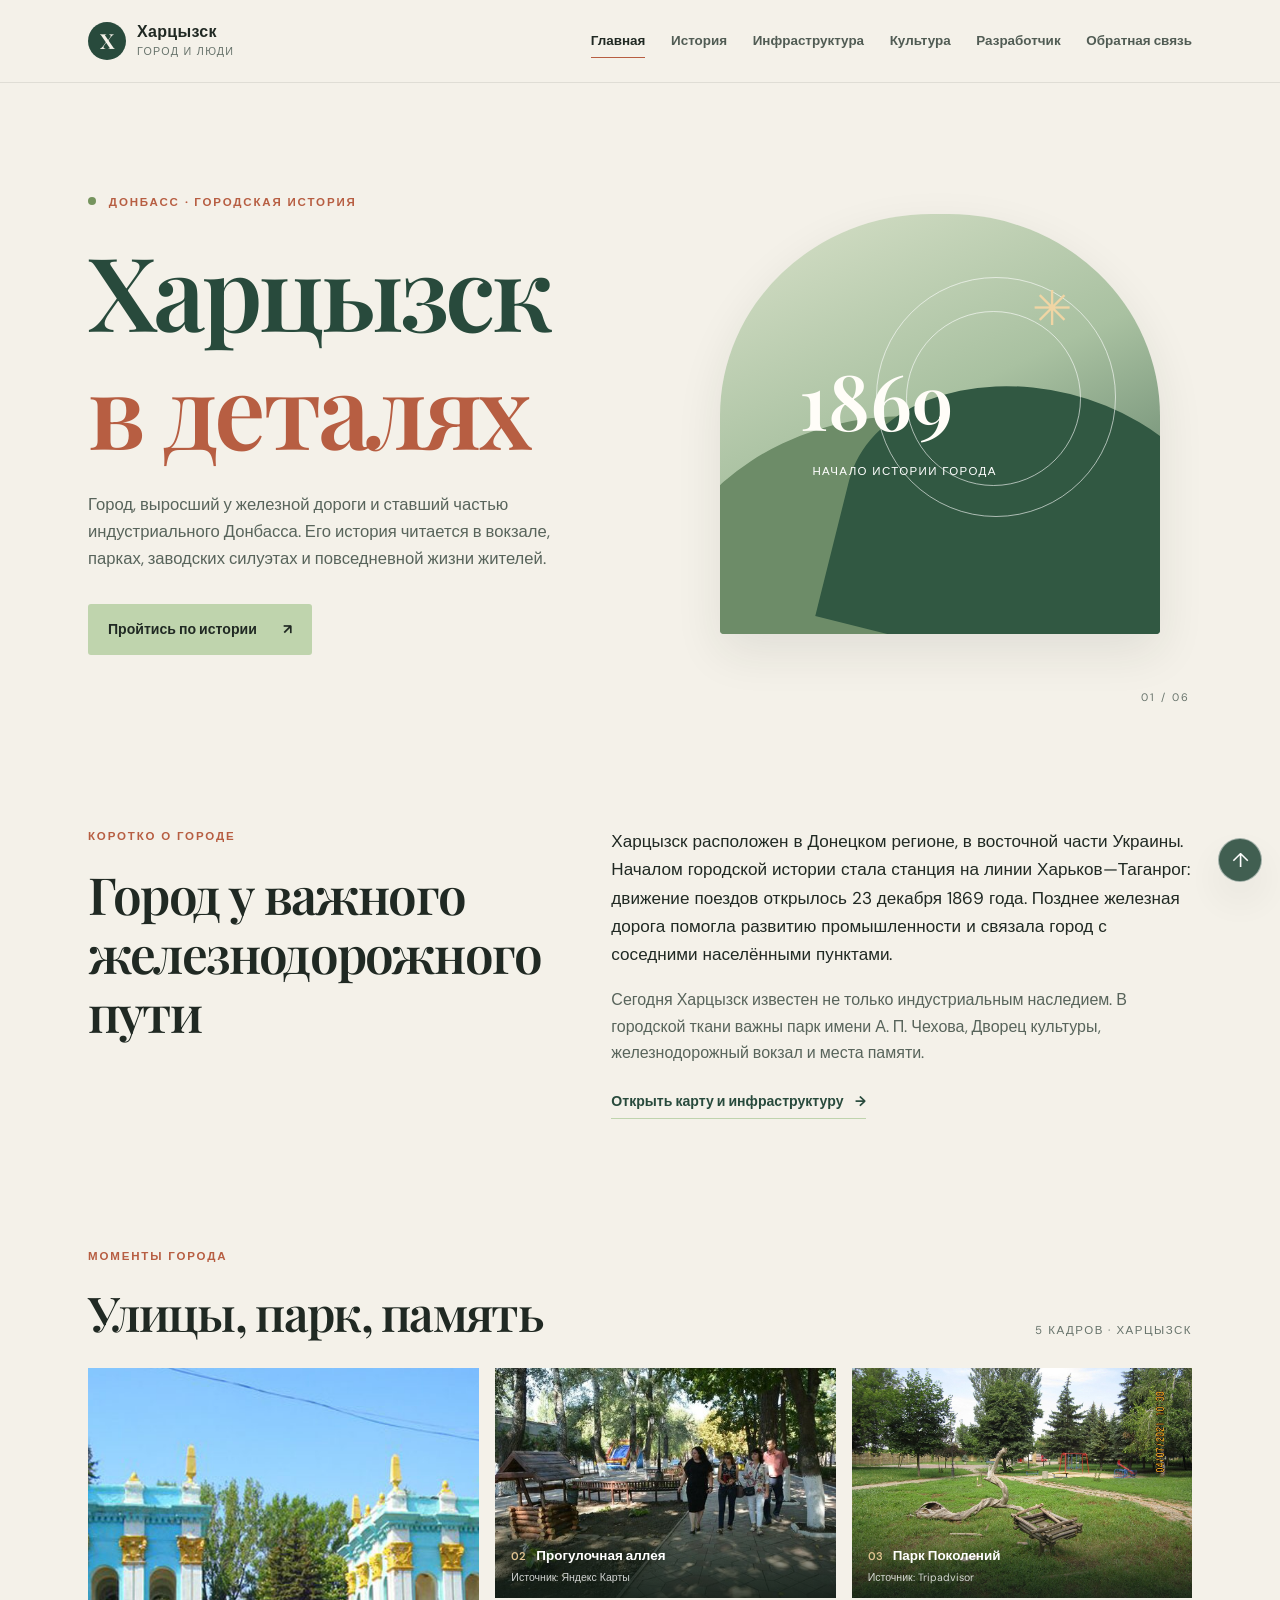
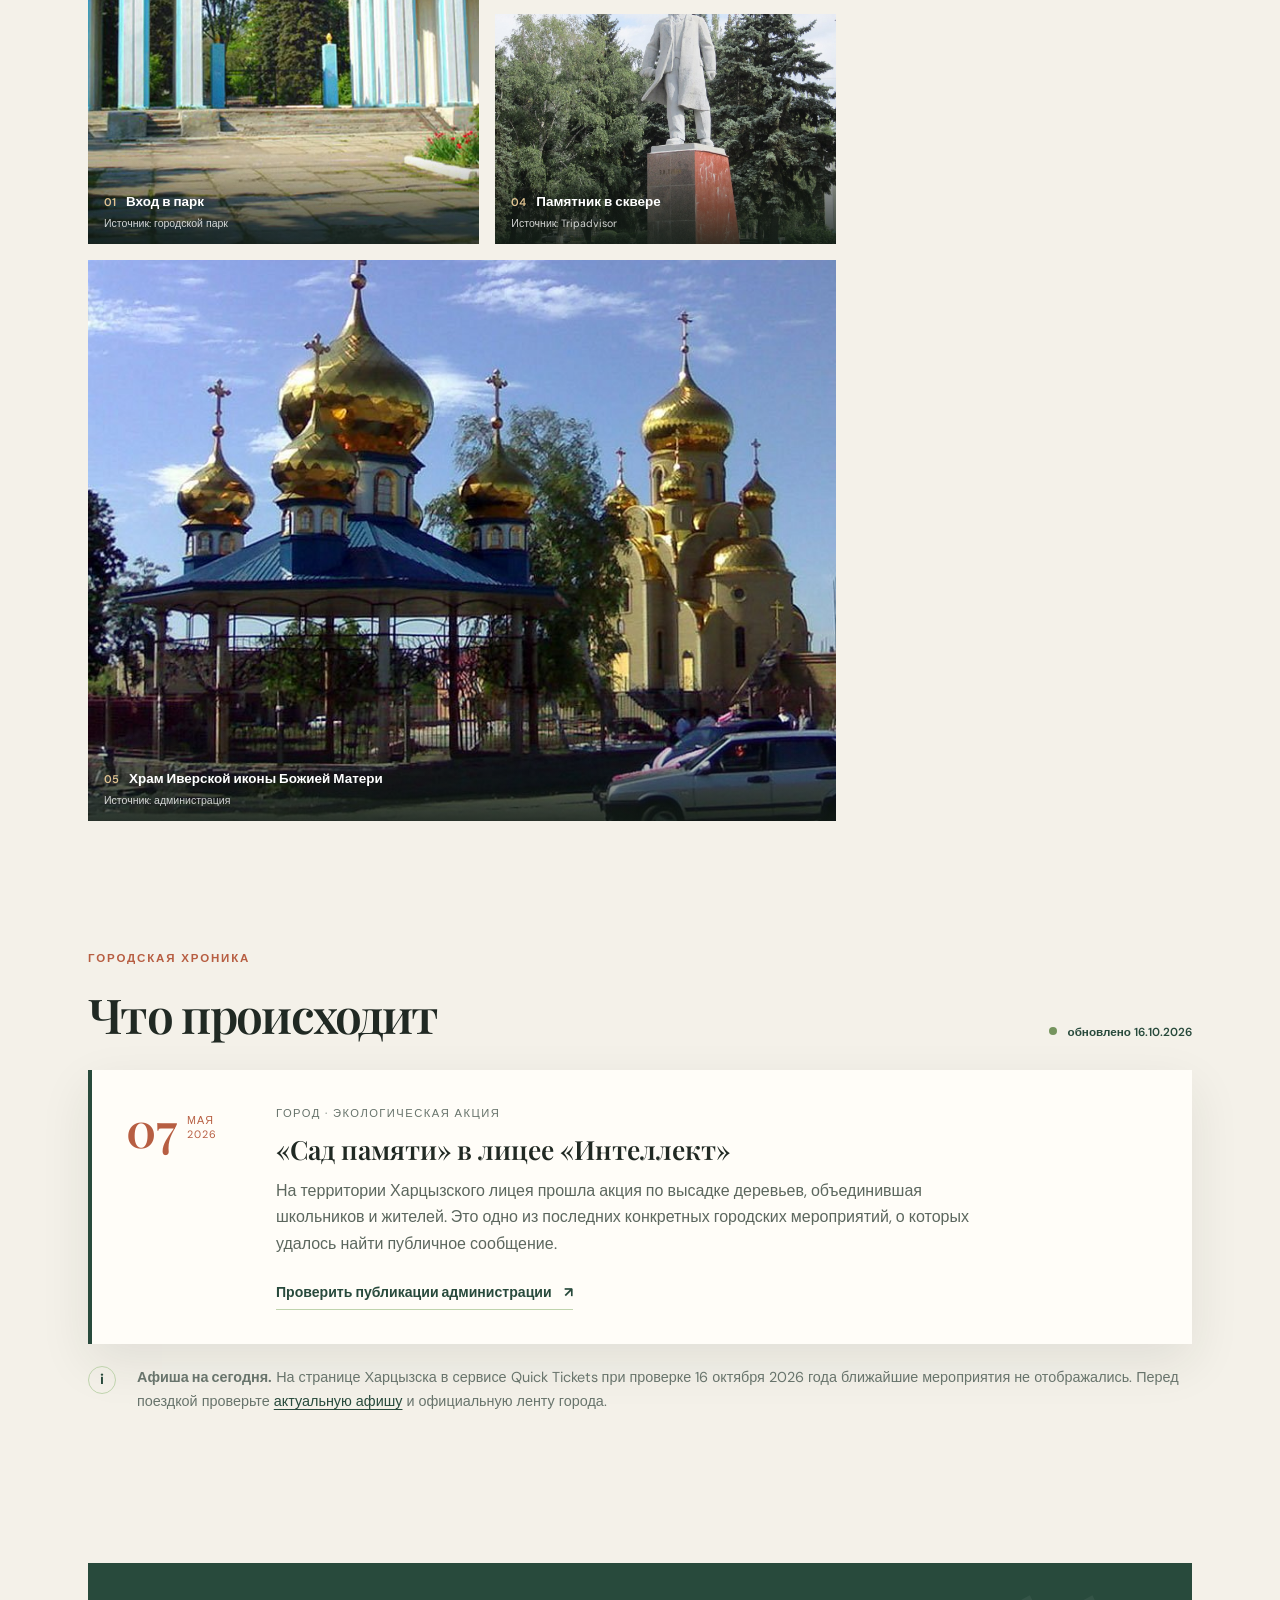
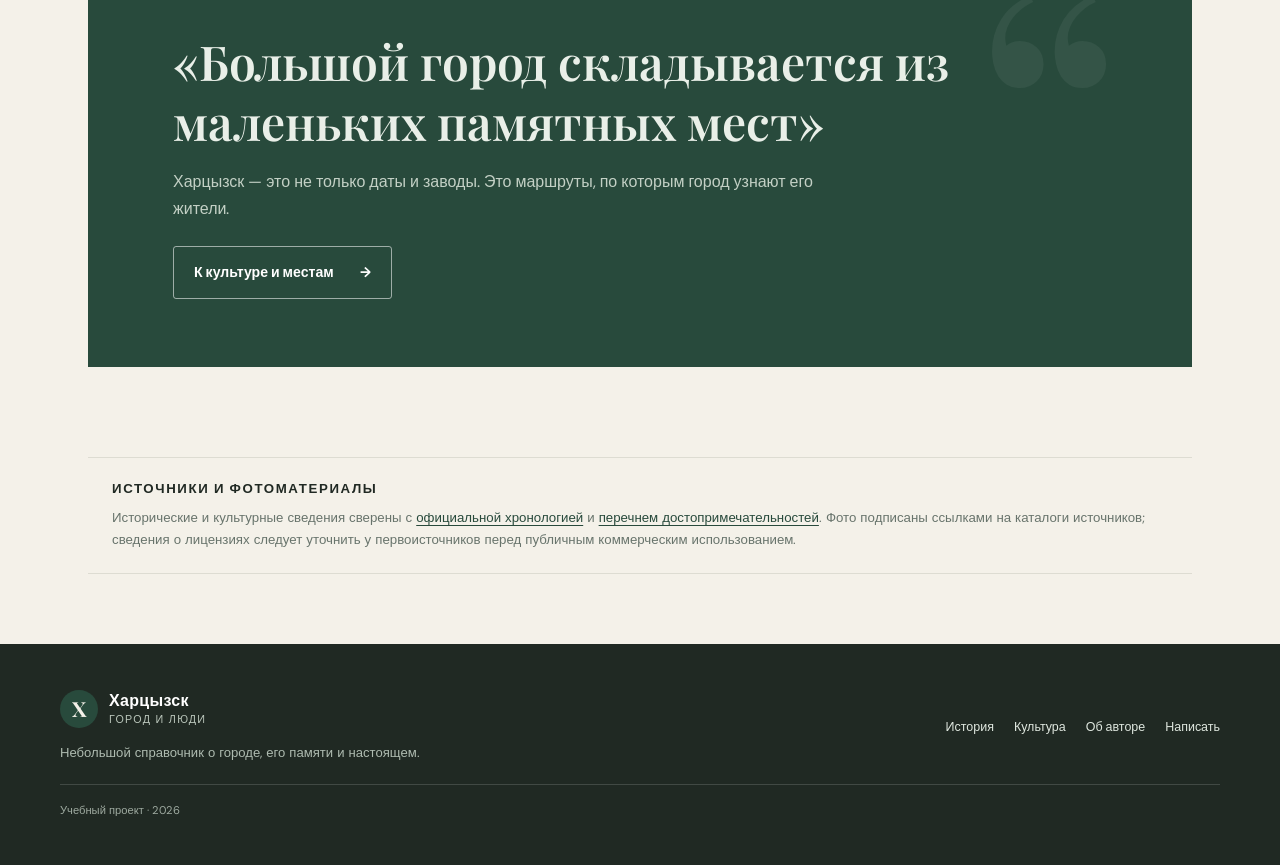
<file: index.html>
<!doctype html>
<html lang="ru">
<head>
  <meta charset="utf-8">
  <meta name="viewport" content="width=device-width, initial-scale=1">
  <meta name="description" content="Харцызск: городская история, места, культура и актуальные события.">
  <title>Харцызск — город и люди</title>
  <link rel="preconnect" href="https://fonts.googleapis.com">
  <link rel="preconnect" href="https://fonts.gstatic.com" crossorigin>
  <link href="https://fonts.googleapis.com/css2?family=DM+Sans:wght@400;500;600;700&family=Playfair+Display:wght@600;700&display=swap" rel="stylesheet">
  <link rel="icon" type="image/svg+xml" href="brand-logo.svg">
  <link rel="icon" type="image/svg+xml" href="brand-logo.svg"><link rel="stylesheet" href="styles.css">
  <script src="site.js" defer></script>
</head>
<body id="top">
  <a class="skip-link" href="#main">К содержанию</a>
  <header class="site-header">
    <div class="header-inner">
      <a class="brand" href="index.html" aria-label="Харцызск — главная"><span class="brand-mark">Х</span><span>Харцызск<small>город и люди</small></span></a>
      <button class="menu-toggle" type="button" aria-expanded="false" aria-controls="site-nav"><span></span><span></span><span class="sr-only">Открыть меню</span></button>
      <nav class="site-nav" id="site-nav" aria-label="Основная навигация">
        <ul><li><a href="index.html" aria-current="page">Главная</a></li><li><a href="history.html">История</a></li><li><a href="infrastructure.html">Инфраструктура</a></li><li><a href="culture.html">Культура</a></li><li><a href="developer.html">Разработчик</a></li><li><a href="contact.html">Обратная связь</a></li></ul>
      </nav>
    </div>
  </header>
  <main id="main">
    <section class="hero hero-home">
      <div class="hero-copy">
        <p class="eyebrow"><span class="dot"></span> Донбасс · городская история</p>
        <h1>Харцызск<br><em>в деталях</em></h1>
        <p class="hero-lead">Город, выросший у железной дороги и ставший частью индустриального Донбасса. Его история читается в вокзале, парках, заводских силуэтах и повседневной жизни жителей.</p>
        <a class="button button-light" href="history.html">Пройтись по истории <span aria-hidden="true">↗</span></a>
      </div>
      <div class="hero-art" aria-label="Харцызск: зелёные аллеи и архитектурные детали">
        <div class="hero-orbit orbit-one"></div><div class="hero-orbit orbit-two"></div>
        <span class="hero-number">1869</span><span class="hero-caption">начало истории города</span>
        <span class="hero-spark">✳</span>
      </div>
      <span class="hero-index">01 / 06</span>
    </section>
    <div class="page-wrap">
      <section class="intro split-section" aria-labelledby="about-city">
        <div><p class="eyebrow">Коротко о городе</p><h2 id="about-city">Город у важного<br>железнодорожного пути</h2></div>
        <div class="intro-copy"><p>Харцызск расположен в Донецком регионе, в восточной части Украины. Началом городской истории стала станция на линии Харьков—Таганрог: движение поездов открылось <time datetime="1869-12-23">23 декабря 1869 года</time>. Позднее железная дорога помогла развитию промышленности и связала город с соседними населёнными пунктами.</p><p>Сегодня Харцызск известен не только индустриальным наследием. В городской ткани важны парк имени А. П. Чехова, Дворец культуры, железнодорожный вокзал и места памяти.</p><a class="text-link" href="infrastructure.html">Открыть карту и инфраструктуру <span aria-hidden="true">→</span></a></div>
      </section>
      <section class="gallery-section" aria-labelledby="gallery-title">
        <div class="section-heading"><div><p class="eyebrow">Моменты города</p><h2 id="gallery-title">Улицы, парк, память</h2></div><span class="section-note">5 кадров · Харцызск</span></div>
        <div class="photo-grid">
          <figure class="photo-card photo-tall"><img src="images/park-gates.jpg" alt="Декоративные входные павильоны городского парка" loading="lazy"><figcaption><span>01</span> Вход в парк <a href="https://khartsyzsk.gosuslugi.ru/o-munitsipalnom-obrazovanii/dostoprimechatelnosti/" target="_blank" rel="noopener">Источник: городской парк</a></figcaption></figure>
          <figure class="photo-card"><img src="images/city-park-walk.jpg" alt="Аллея и прогулочная дорожка в городском парке" loading="lazy"><figcaption><span>02</span> Прогулочная аллея <a href="https://yandex.ru/maps/org/gorodskoy_park_kultury_i_otdykha_im_a_p_chekhova/" target="_blank" rel="noopener">Источник: Яндекс Карты</a></figcaption></figure>
          <figure class="photo-card"><img src="images/park-playground.jpg" alt="Зелёная зона и детская площадка в парке" loading="lazy"><figcaption><span>03</span> Парк Поколений <a href="https://www.tripadvisor.com/" target="_blank" rel="noopener">Источник: Tripadvisor</a></figcaption></figure>
          <figure class="photo-card"><img src="images/lenin-monument.jpg" alt="Памятник в сквере среди деревьев" loading="lazy"><figcaption><span>04</span> Памятник в сквере <a href="https://www.tripadvisor.com/" target="_blank" rel="noopener">Источник: Tripadvisor</a></figcaption></figure>
          <figure class="photo-card photo-wide"><img src="images/church.jpg" alt="Храм с золотыми куполами" loading="lazy"><figcaption><span>05</span> Храм Иверской иконы Божией Матери <a href="https://khartsyzsk.gosuslugi.ru/o-munitsipalnom-obrazovanii/dostoprimechatelnosti/" target="_blank" rel="noopener">Источник: администрация</a></figcaption></figure>
        </div>
      </section>
      <section class="events-section" aria-labelledby="events-title">
        <div class="section-heading"><div><p class="eyebrow">Городская хроника</p><h2 id="events-title">Что происходит</h2></div><span class="live-tag"><span class="dot"></span> обновлено 16.10.2026</span></div>
        <div class="event-card">
          <div class="event-date"><strong>07</strong><span>МАЯ<br>2026</span></div>
          <article><p class="event-type">Город · экологическая акция</p><h3>«Сад памяти» в лицее «Интеллект»</h3><p>На территории Харцызского лицея прошла акция по высадке деревьев, объединившая школьников и жителей. Это одно из последних конкретных городских мероприятий, о которых удалось найти публичное сообщение.</p><a class="text-link" href="https://t.me/khartsyzsk_press_office" target="_blank" rel="noopener">Проверить публикации администрации <span aria-hidden="true">↗</span></a></article>
        </div>
        <aside class="event-note"><span class="note-icon">i</span><p><strong>Афиша на сегодня.</strong> На странице Харцызска в сервисе Quick Tickets при проверке <time datetime="2026-10-16">16 октября 2026 года</time> ближайшие мероприятия не отображались. Перед поездкой проверьте <a href="https://quicktickets.ru/harcyzsk/afisha" target="_blank" rel="noopener">актуальную афишу</a> и официальную ленту города.</p></aside>
      </section>
      <section class="quote-band"><blockquote>«Большой город складывается из маленьких памятных мест»</blockquote><p>Харцызск — это не только даты и заводы. Это маршруты, по которым город узнают его жители.</p><a href="culture.html" class="button button-outline">К культуре и местам <span aria-hidden="true">→</span></a></section>
      <section class="source-note"><h2>Источники и фотоматериалы</h2><p>Исторические и культурные сведения сверены с <a href="https://khartsyzsk.gosuslugi.ru/o-munitsipalnom-obrazovanii/istoriya/" target="_blank" rel="noopener">официальной хронологией</a> и <a href="https://khartsyzsk.gosuslugi.ru/o-munitsipalnom-obrazovanii/dostoprimechatelnosti/" target="_blank" rel="noopener">перечнем достопримечательностей</a>. Фото подписаны ссылками на каталоги источников; сведения о лицензиях следует уточнить у первоисточников перед публичным коммерческим использованием.</p></section>
    </div>
  </main>
  <footer class="site-footer"><div><a class="brand brand-footer" href="index.html"><span class="brand-mark">Х</span><span>Харцызск<small>город и люди</small></span></a><p>Небольшой справочник о городе, его памяти и настоящем.</p></div><div class="footer-links"><a href="history.html">История</a><a href="culture.html">Культура</a><a href="developer.html">Об авторе</a><a href="contact.html">Написать</a></div><small class="copyright">Учебный проект · 2026</small></footer>
<a class="back-top" href="#top" aria-label="Вернуться в начало страницы">↑</a>
</body>
</html>
</file>
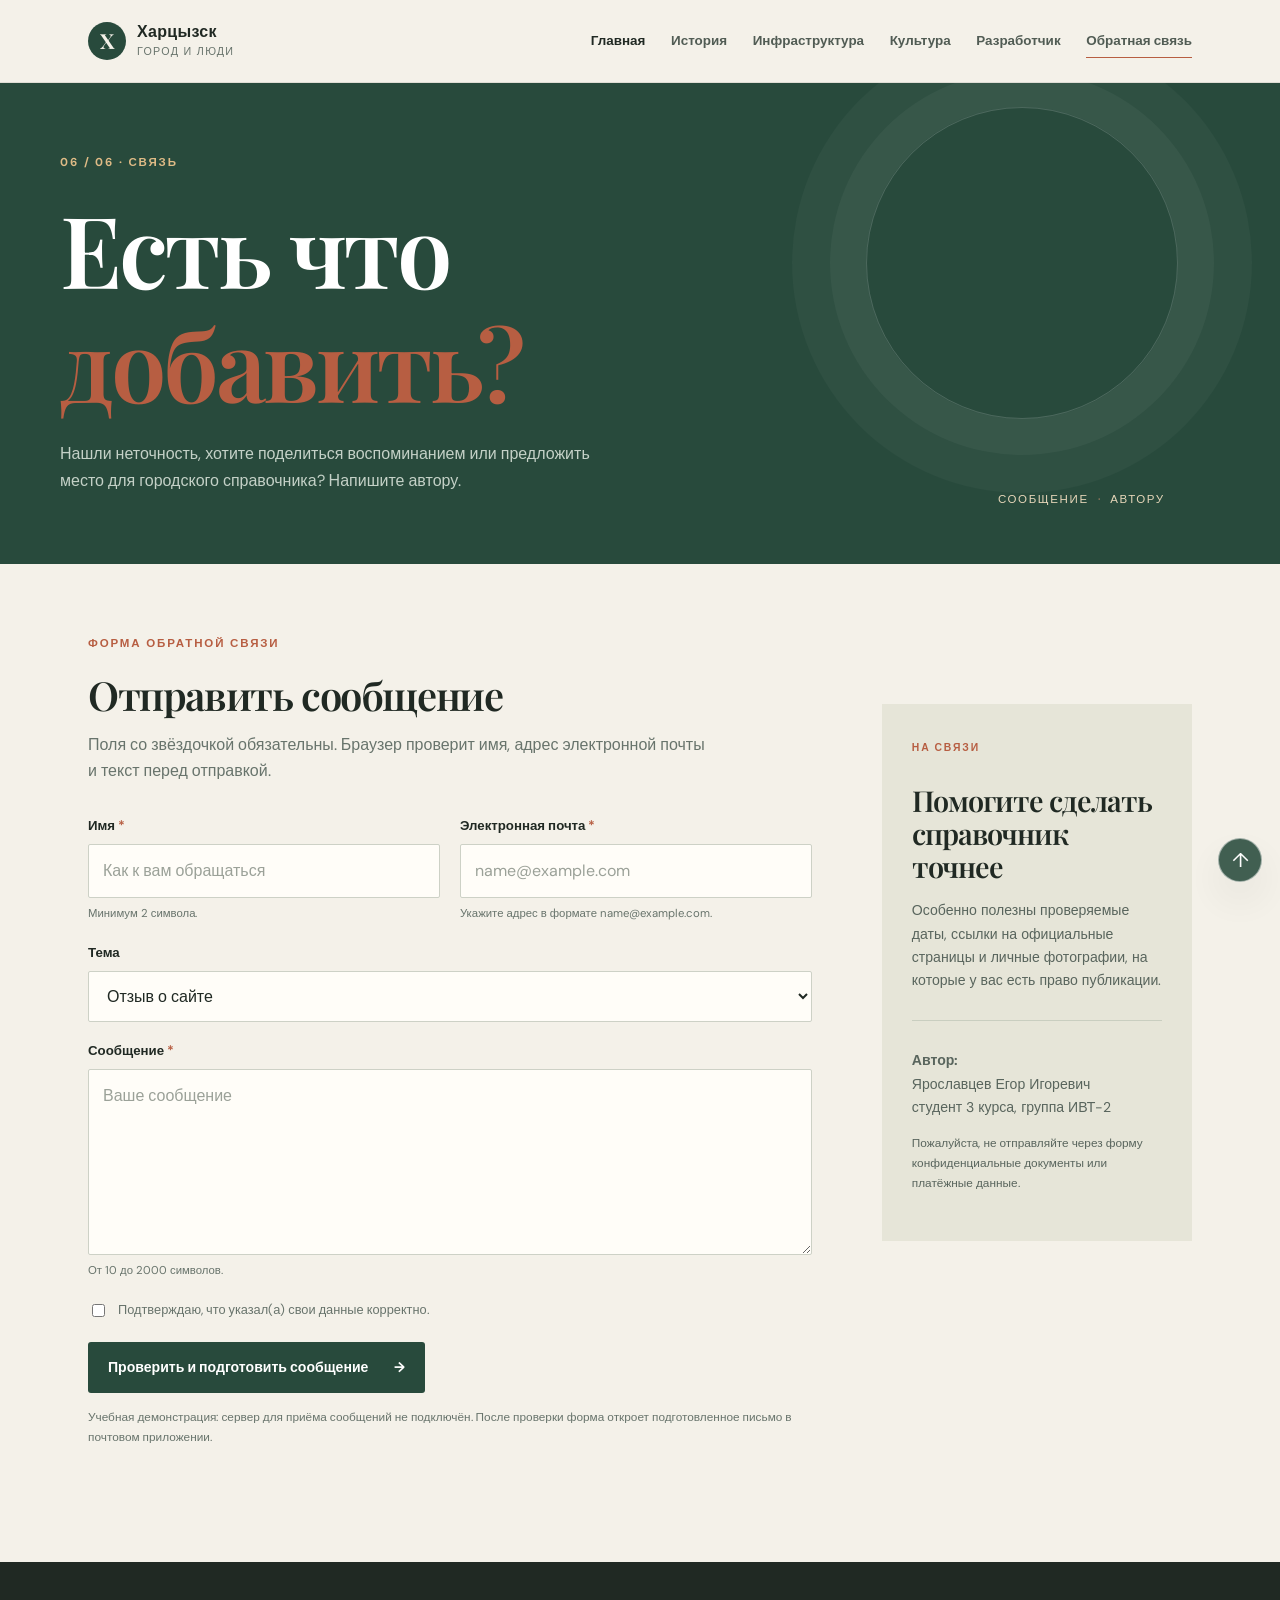
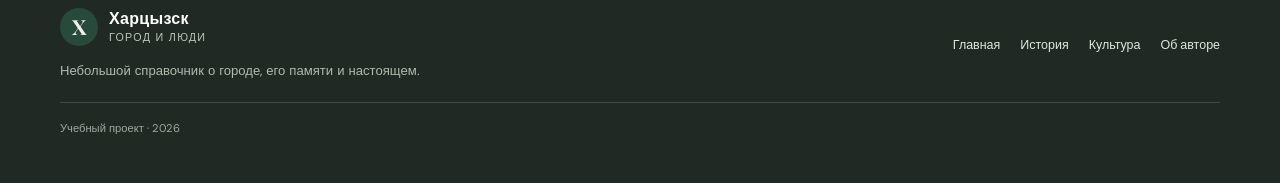
<file: contact.html>
<!doctype html>
<html lang="ru">
<head><meta charset="utf-8"><meta name="viewport" content="width=device-width, initial-scale=1"><meta name="description" content="Связаться с автором учебного сайта о Харцызске."><title>Обратная связь — Харцызск</title><link rel="preconnect" href="https://fonts.googleapis.com"><link rel="preconnect" href="https://fonts.gstatic.com" crossorigin><link href="https://fonts.googleapis.com/css2?family=DM+Sans:wght@400;500;600;700&family=Playfair+Display:wght@600;700&display=swap" rel="stylesheet"><link rel="icon" type="image/svg+xml" href="brand-logo.svg"><link rel="stylesheet" href="styles.css"><script src="site.js" defer></script></head>
<body id="top"><a class="skip-link" href="#main">К содержанию</a><header class="site-header"><div class="header-inner"><a class="brand" href="index.html"><span class="brand-mark">Х</span><span>Харцызск<small>город и люди</small></span></a><button class="menu-toggle" type="button" aria-expanded="false" aria-controls="site-nav"><span></span><span></span><span class="sr-only">Открыть меню</span></button><nav class="site-nav" id="site-nav" aria-label="Основная навигация"><ul><li><a href="index.html">Главная</a></li><li><a href="history.html">История</a></li><li><a href="infrastructure.html">Инфраструктура</a></li><li><a href="culture.html">Культура</a></li><li><a href="developer.html">Разработчик</a></li><li><a href="contact.html" aria-current="page">Обратная связь</a></li></ul></nav></div></header>
<main id="main"><section class="page-hero"><p class="eyebrow">06 / 06 · Связь</p><h1>Есть что<br><em>добавить?</em></h1><p>Нашли неточность, хотите поделиться воспоминанием или предложить место для городского справочника? Напишите автору.</p><div class="page-hero-mark">СООБЩЕНИЕ<span>·</span>АВТОРУ</div></section><div class="page-wrap contact-layout">
<section class="contact-form-section"><div class="form-heading"><p class="eyebrow">Форма обратной связи</p><h2>Отправить сообщение</h2><p>Поля со звёздочкой обязательны. Браузер проверит имя, адрес электронной почты и текст перед отправкой.</p></div><form id="feedback-form" class="contact-form"><fieldset><legend>Ваши данные</legend><div class="form-row"><div class="form-field"><label for="name">Имя <span aria-hidden="true">*</span></label><input type="text" id="name" name="name" autocomplete="name" minlength="2" maxlength="80" placeholder="Как к вам обращаться" required><small>Минимум 2 символа.</small></div><div class="form-field"><label for="email">Электронная почта <span aria-hidden="true">*</span></label><input type="email" id="email" name="email" autocomplete="email" placeholder="name@example.com" required><small>Укажите адрес в формате name@example.com.</small></div></div><div class="form-field"><label for="topic">Тема</label><select id="topic" name="topic"><option value="comment">Отзыв о сайте</option><option value="correction">Уточнение или исправление</option><option value="place">Предложить городское место</option><option value="other">Другое</option></select></div><div class="form-field"><label for="message">Сообщение <span aria-hidden="true">*</span></label><textarea id="message" name="message" rows="6" minlength="10" maxlength="2000" placeholder="Ваше сообщение" required></textarea><small>От 10 до 2000 символов.</small></div><label class="consent"><input type="checkbox" name="consent" required><span>Подтверждаю, что указал(а) свои данные корректно.</span></label><button class="button button-dark" type="submit">Проверить и подготовить сообщение <span aria-hidden="true">→</span></button><p class="form-note">Учебная демонстрация: сервер для приёма сообщений не подключён. После проверки форма откроет подготовленное письмо в почтовом приложении.</p><output id="form-status" class="form-status" aria-live="polite"></output></fieldset></form></section>
<aside class="contact-aside"><div class="aside-stamp">НА СВЯЗИ</div><h2>Помогите сделать справочник точнее</h2><p>Особенно полезны проверяемые даты, ссылки на официальные страницы и личные фотографии, на которые у вас есть право публикации.</p><hr><p><strong>Автор:</strong><br>Ярославцев Егор Игоревич<br>студент 3 курса, группа ИВТ-2</p><p class="small-print">Пожалуйста, не отправляйте через форму конфиденциальные документы или платёжные данные.</p></aside>
</div></main><footer class="site-footer"><div><a class="brand brand-footer" href="index.html"><span class="brand-mark">Х</span><span>Харцызск<small>город и люди</small></span></a><p>Небольшой справочник о городе, его памяти и настоящем.</p></div><div class="footer-links"><a href="index.html">Главная</a><a href="history.html">История</a><a href="culture.html">Культура</a><a href="developer.html">Об авторе</a></div><small class="copyright">Учебный проект · 2026</small></footer><a class="back-top" href="#top" aria-label="Вернуться в начало страницы">↑</a>
</body></html>
</file>
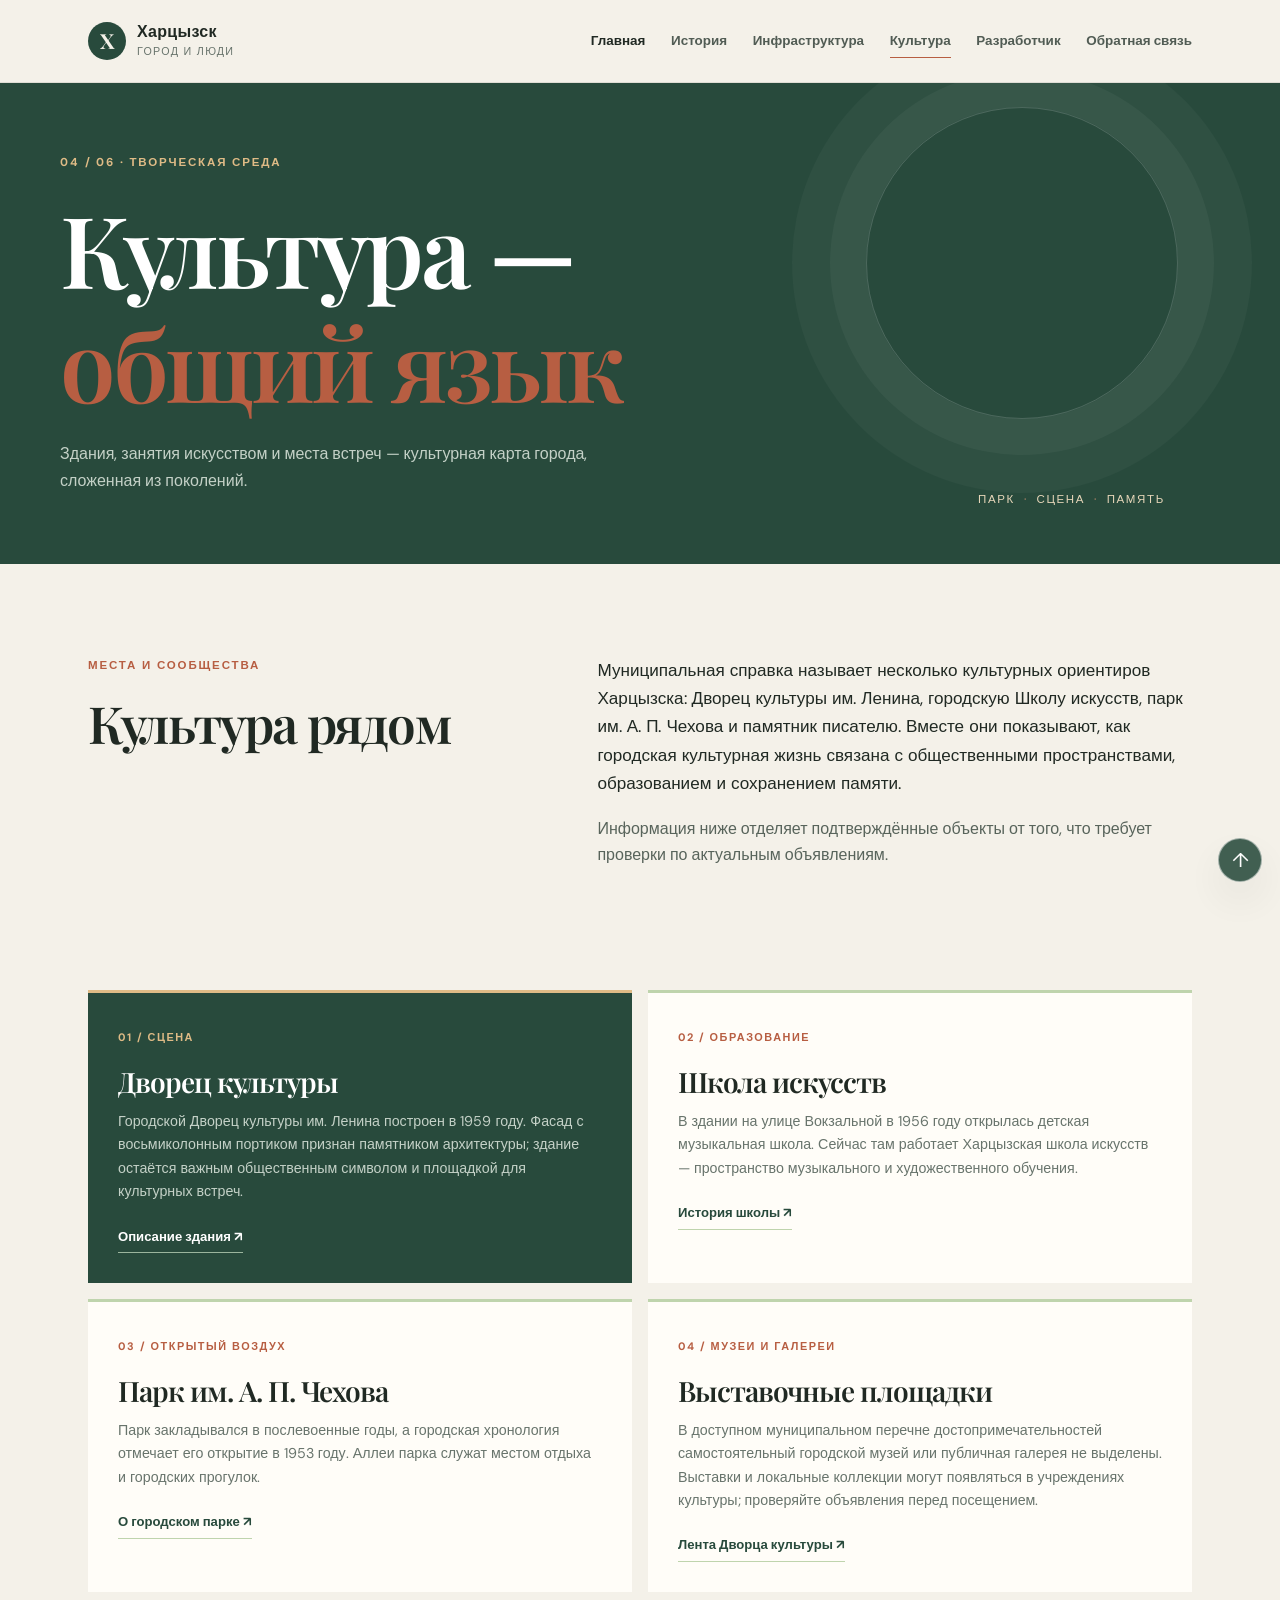
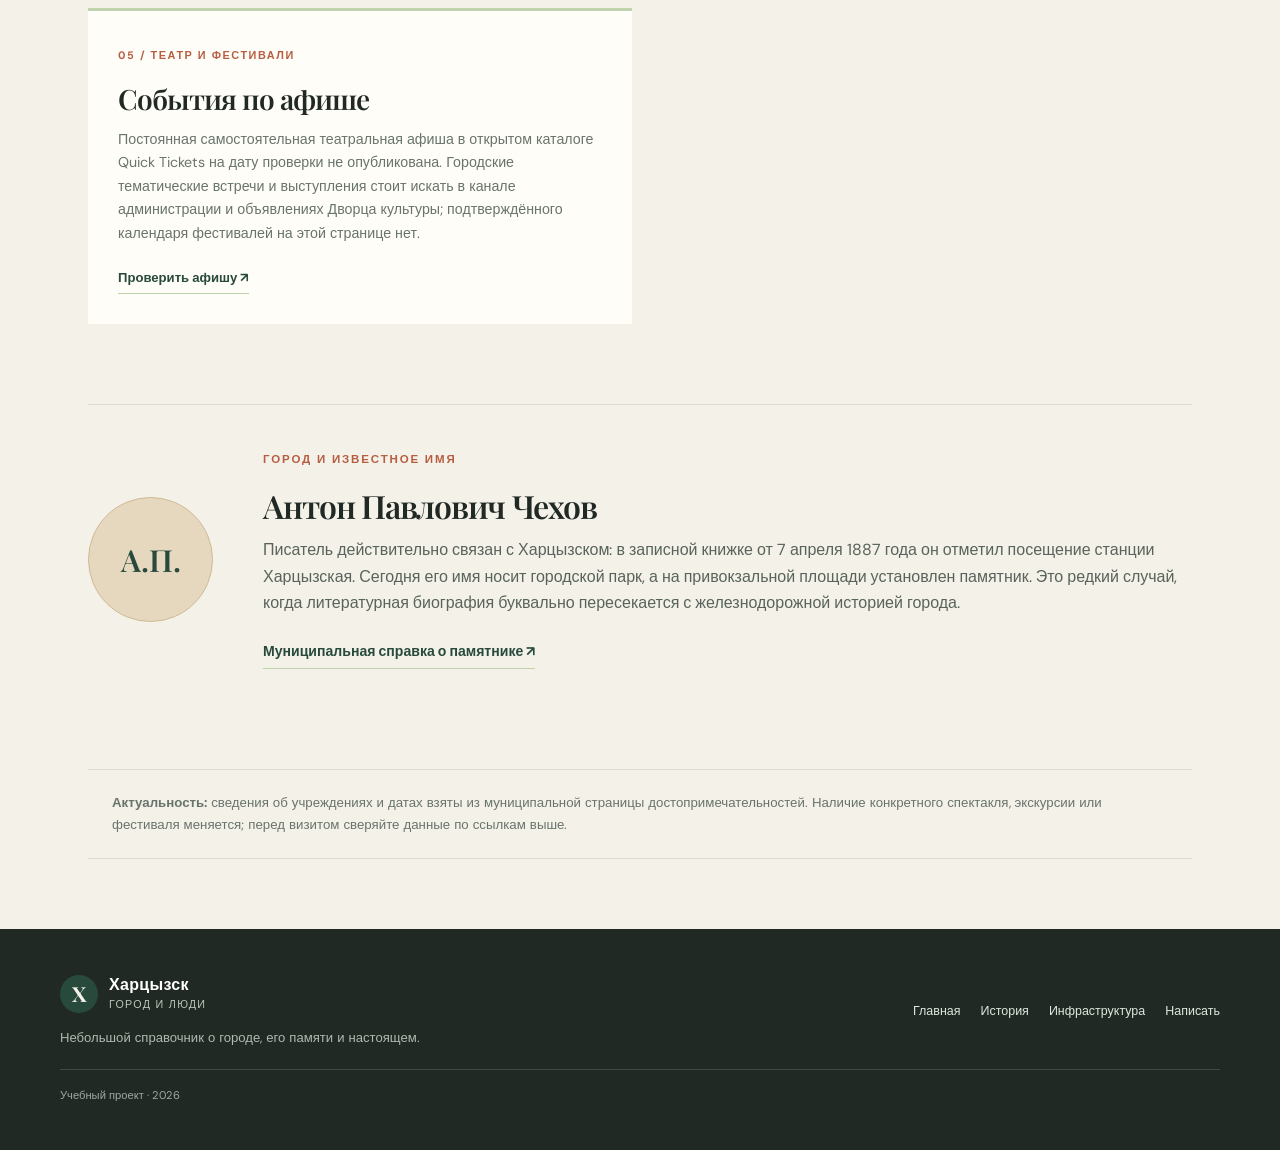
<file: culture.html>
<!doctype html>
<html lang="ru">
<head><meta charset="utf-8"><meta name="viewport" content="width=device-width, initial-scale=1"><meta name="description" content="Дворец культуры, школа искусств, городской парк и культурная память Харцызска."><title>Культура и искусство — Харцызск</title><link rel="preconnect" href="https://fonts.googleapis.com"><link rel="preconnect" href="https://fonts.gstatic.com" crossorigin><link href="https://fonts.googleapis.com/css2?family=DM+Sans:wght@400;500;600;700&family=Playfair+Display:wght@600;700&display=swap" rel="stylesheet"><link rel="icon" type="image/svg+xml" href="brand-logo.svg"><link rel="stylesheet" href="styles.css"><script src="site.js" defer></script></head>
<body id="top"><a class="skip-link" href="#main">К содержанию</a><header class="site-header"><div class="header-inner"><a class="brand" href="index.html"><span class="brand-mark">Х</span><span>Харцызск<small>город и люди</small></span></a><button class="menu-toggle" type="button" aria-expanded="false" aria-controls="site-nav"><span></span><span></span><span class="sr-only">Открыть меню</span></button><nav class="site-nav" id="site-nav" aria-label="Основная навигация"><ul><li><a href="index.html">Главная</a></li><li><a href="history.html">История</a></li><li><a href="infrastructure.html">Инфраструктура</a></li><li><a href="culture.html" aria-current="page">Культура</a></li><li><a href="developer.html">Разработчик</a></li><li><a href="contact.html">Обратная связь</a></li></ul></nav></div></header>
<main id="main"><section class="page-hero"><p class="eyebrow">04 / 06 · Творческая среда</p><h1>Культура —<br><em>общий язык</em></h1><p>Здания, занятия искусством и места встреч — культурная карта города, сложенная из поколений.</p><div class="page-hero-mark">ПАРК<span>·</span>СЦЕНА<span>·</span>ПАМЯТЬ</div></section><div class="page-wrap">
<section class="split-section"><div><p class="eyebrow">Места и сообщества</p><h2>Культура рядом</h2></div><div class="intro-copy"><p>Муниципальная справка называет несколько культурных ориентиров Харцызска: Дворец культуры им. Ленина, городскую Школу искусств, парк им. А. П. Чехова и памятник писателю. Вместе они показывают, как городская культурная жизнь связана с общественными пространствами, образованием и сохранением памяти.</p><p>Информация ниже отделяет подтверждённые объекты от того, что требует проверки по актуальным объявлениям.</p></div></section>
<section class="culture-grid"><article class="culture-card culture-feature"><span class="card-number">01 / СЦЕНА</span><h2>Дворец культуры</h2><p>Городской Дворец культуры им. Ленина построен в 1959 году. Фасад с восьмиколонным портиком признан памятником архитектуры; здание остаётся важным общественным символом и площадкой для культурных встреч.</p><a class="text-link" href="https://khartsyzsk.gosuslugi.ru/o-munitsipalnom-obrazovanii/dostoprimechatelnosti/dostoprimechatelnosti_1.html" target="_blank" rel="noopener">Описание здания ↗</a></article><article class="culture-card"><span class="card-number">02 / ОБРАЗОВАНИЕ</span><h2>Школа искусств</h2><p>В здании на улице Вокзальной в 1956 году открылась детская музыкальная школа. Сейчас там работает Харцызская школа искусств — пространство музыкального и художественного обучения.</p><a class="text-link" href="https://khartsyzsk.gosuslugi.ru/o-munitsipalnom-obrazovanii/dostoprimechatelnosti/dostoprimechatelnosti_6.html" target="_blank" rel="noopener">История школы ↗</a></article><article class="culture-card"><span class="card-number">03 / ОТКРЫТЫЙ ВОЗДУХ</span><h2>Парк им. А. П. Чехова</h2><p>Парк закладывался в послевоенные годы, а городская хронология отмечает его открытие в 1953 году. Аллеи парка служат местом отдыха и городских прогулок.</p><a class="text-link" href="https://khartsyzsk.gosuslugi.ru/o-munitsipalnom-obrazovanii/dostoprimechatelnosti/dostoprimechatelnosti_4.html" target="_blank" rel="noopener">О городском парке ↗</a></article><article class="culture-card"><span class="card-number">04 / МУЗЕИ И ГАЛЕРЕИ</span><h2>Выставочные площадки</h2><p>В доступном муниципальном перечне достопримечательностей самостоятельный городской музей или публичная галерея не выделены. Выставки и локальные коллекции могут появляться в учреждениях культуры; проверяйте объявления перед посещением.</p><a class="text-link" href="https://vk.ru/dk_khartsyzk" target="_blank" rel="noopener">Лента Дворца культуры ↗</a></article><article class="culture-card"><span class="card-number">05 / ТЕАТР И ФЕСТИВАЛИ</span><h2>События по афише</h2><p>Постоянная самостоятельная театральная афиша в открытом каталоге Quick Tickets на дату проверки не опубликована. Городские тематические встречи и выступления стоит искать в канале администрации и объявлениях Дворца культуры; подтверждённого календаря фестивалей на этой странице нет.</p><a class="text-link" href="https://quicktickets.ru/harcyzsk/afisha" target="_blank" rel="noopener">Проверить афишу ↗</a></article></section>
<section class="culture-person"><div class="person-symbol">А.П.</div><div><p class="eyebrow">Город и известное имя</p><h2>Антон Павлович Чехов</h2><p>Писатель действительно связан с Харцызском: в записной книжке от <time datetime="1887-04-07">7 апреля 1887 года</time> он отметил посещение станции Харцызская. Сегодня его имя носит городской парк, а на привокзальной площади установлен памятник. Это редкий случай, когда литературная биография буквально пересекается с железнодорожной историей города.</p><a class="text-link" href="https://khartsyzsk.gosuslugi.ru/o-munitsipalnom-obrazovanii/dostoprimechatelnosti/dostoprimechatelnosti_9.html" target="_blank" rel="noopener">Муниципальная справка о памятнике ↗</a></div></section>
<aside class="source-note"><p><strong>Актуальность:</strong> сведения об учреждениях и датах взяты из муниципальной страницы достопримечательностей. Наличие конкретного спектакля, экскурсии или фестиваля меняется; перед визитом сверяйте данные по ссылкам выше.</p></aside>
</div></main><footer class="site-footer"><div><a class="brand brand-footer" href="index.html"><span class="brand-mark">Х</span><span>Харцызск<small>город и люди</small></span></a><p>Небольшой справочник о городе, его памяти и настоящем.</p></div><div class="footer-links"><a href="index.html">Главная</a><a href="history.html">История</a><a href="infrastructure.html">Инфраструктура</a><a href="contact.html">Написать</a></div><small class="copyright">Учебный проект · 2026</small></footer><a class="back-top" href="#top" aria-label="Вернуться в начало страницы">↑</a>
</body></html>
</file>
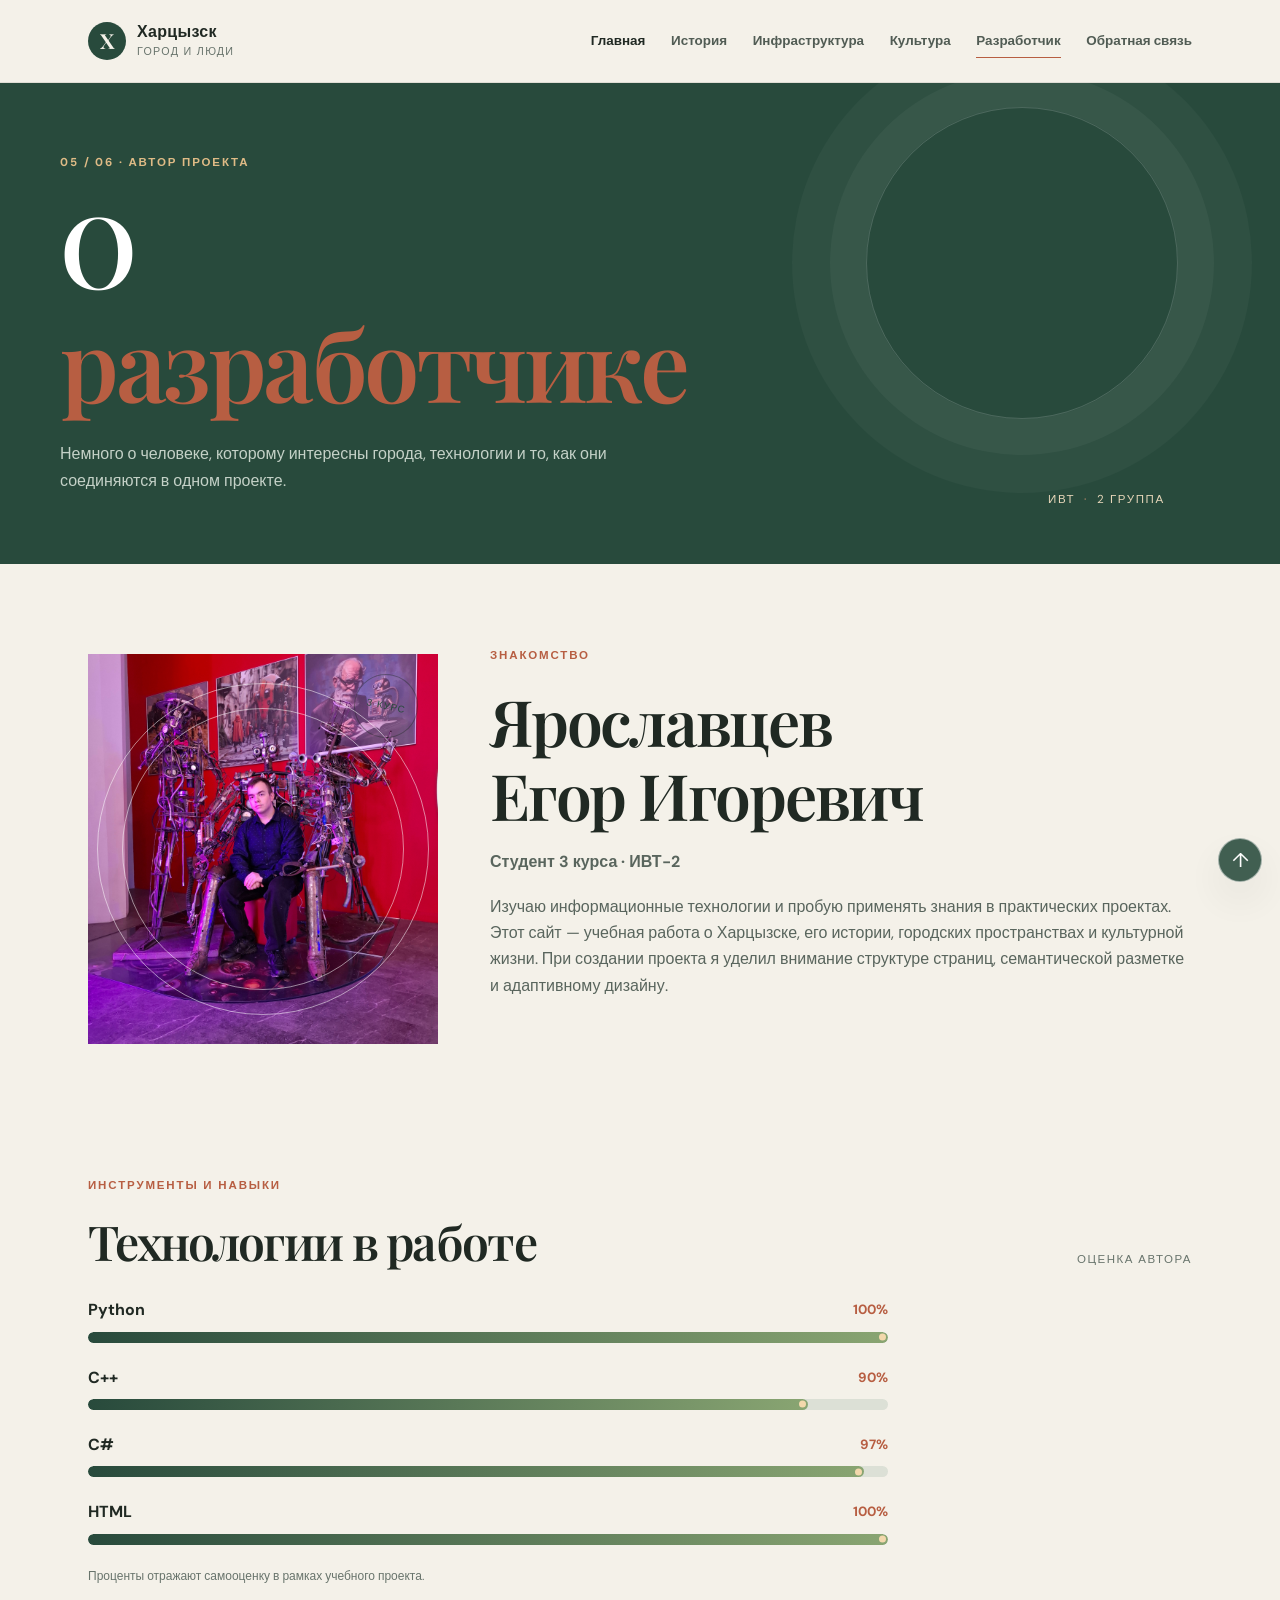
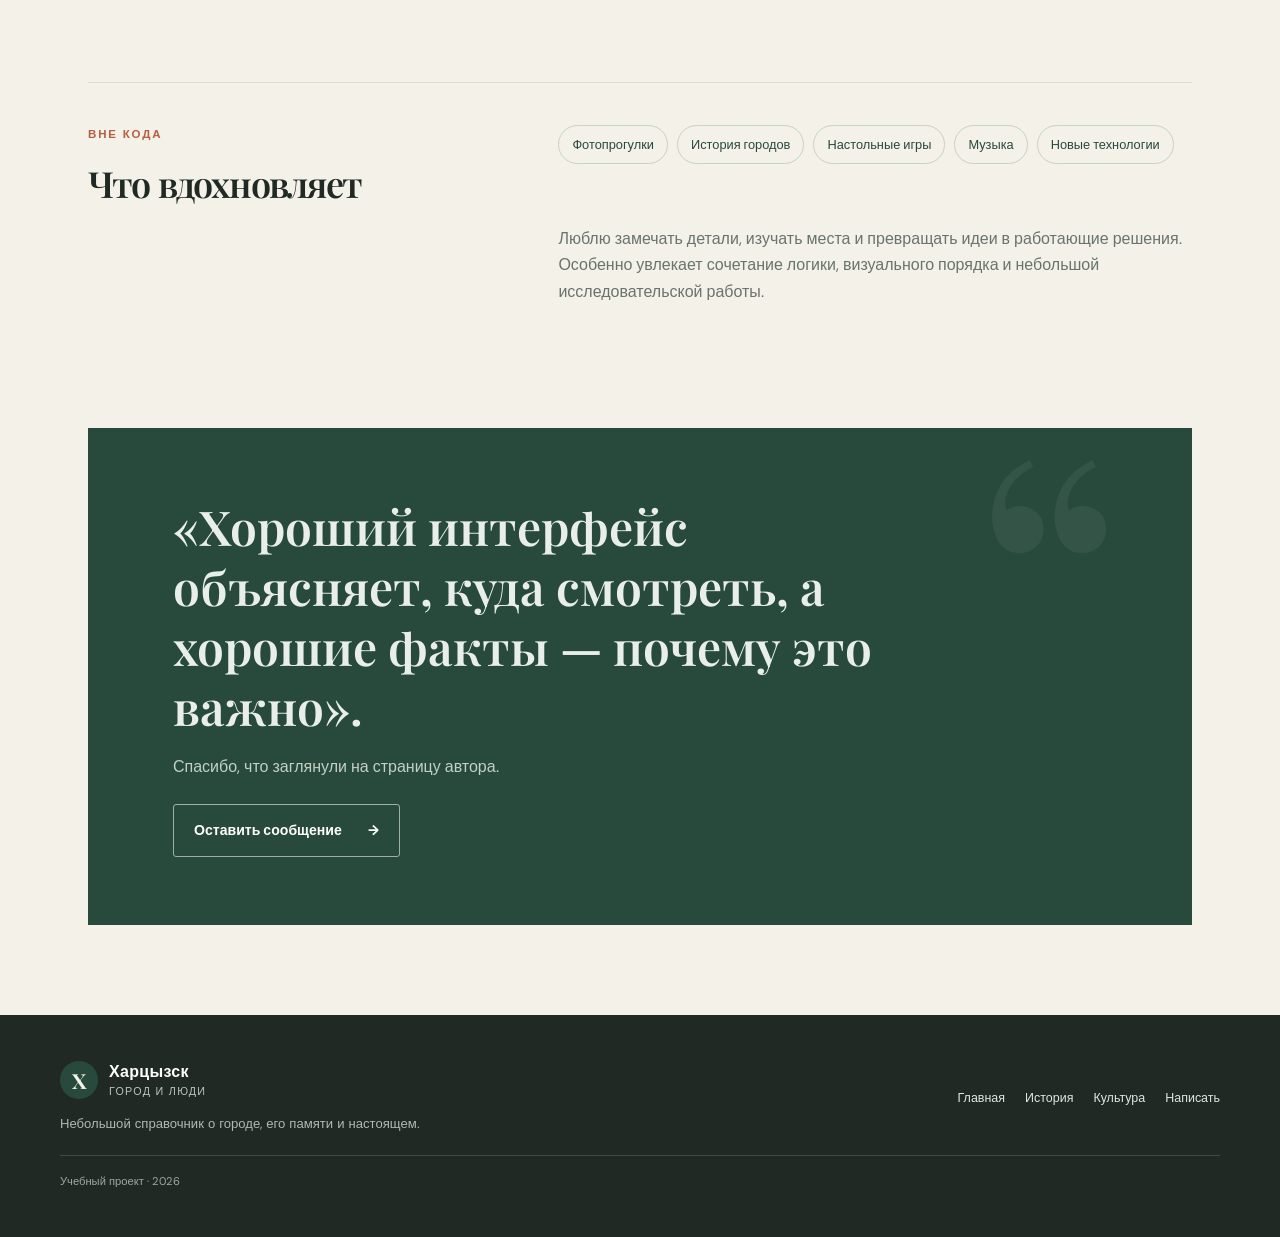
<file: developer.html>
<!doctype html>
<html lang="ru">
<head><meta charset="utf-8"><meta name="viewport" content="width=device-width, initial-scale=1"><meta name="description" content="Ярославцев Егор Игоревич — разработчик сайта о Харцызске, студент 3 курса группы ИВТ-2."><title>О разработчике — Харцызск</title><link rel="preconnect" href="https://fonts.googleapis.com"><link rel="preconnect" href="https://fonts.gstatic.com" crossorigin><link href="https://fonts.googleapis.com/css2?family=DM+Sans:wght@400;500;600;700&family=Playfair+Display:wght@600;700&display=swap" rel="stylesheet"><link rel="icon" type="image/svg+xml" href="brand-logo.svg"><link rel="stylesheet" href="styles.css"><script src="site.js" defer></script></head>
<body id="top"><a class="skip-link" href="#main">К содержанию</a><header class="site-header"><div class="header-inner"><a class="brand" href="index.html"><span class="brand-mark">Х</span><span>Харцызск<small>город и люди</small></span></a><button class="menu-toggle" type="button" aria-expanded="false" aria-controls="site-nav"><span></span><span></span><span class="sr-only">Открыть меню</span></button><nav class="site-nav" id="site-nav" aria-label="Основная навигация"><ul><li><a href="index.html">Главная</a></li><li><a href="history.html">История</a></li><li><a href="infrastructure.html">Инфраструктура</a></li><li><a href="culture.html">Культура</a></li><li><a href="developer.html" aria-current="page">Разработчик</a></li><li><a href="contact.html">Обратная связь</a></li></ul></nav></div></header>
<main id="main"><section class="page-hero"><p class="eyebrow">05 / 06 · Автор проекта</p><h1>О<br><em>разработчике</em></h1><p>Немного о человеке, которому интересны города, технологии и то, как они соединяются в одном проекте.</p><div class="page-hero-mark">ИВТ<span>·</span>2 ГРУППА</div></section><div class="page-wrap">
    <section class="profile-section"><div class="profile-portrait"><img class="profile-photo" src="images/photo.jpg" alt="Ярославцев Егор Игоревич" decoding="async"><div class="portrait-fallback" role="img"  hidden><div class="portrait-circle"><span>ЕИ</span></div><span class="portrait-label">ФОТОГРАФИЯ<br>РАЗРАБОТЧИКА</span></div><span class="portrait-stamp">3 КУРС</span></div><div class="profile-copy"><p class="eyebrow">Знакомство</p><h2>Ярославцев<br>Егор Игоревич</h2><p class="profile-meta">Студент 3 курса · ИВТ-2</p><p>Изучаю информационные технологии и пробую применять знания в практических проектах. Этот сайт — учебная работа о Харцызске, его истории, городских пространствах и культурной жизни. При создании проекта я уделил внимание структуре страниц, семантической разметке и адаптивному дизайну.</p></div></section>
    <section class="skills-section"><div class="section-heading"><div><p class="eyebrow">Инструменты и навыки</p><h2>Технологии в работе</h2></div><span class="section-note">оценка автора</span></div><div class="skills-list"><div class="skill-item"><div class="skill-top"><span>Python</span><strong>100%</strong></div><div class="skill-track"><span style="--skill:100%" role="meter" aria-label="Владение Python" aria-valuemin="0" aria-valuemax="100" aria-valuenow="100"></span></div></div><div class="skill-item"><div class="skill-top"><span>C++</span><strong>90%</strong></div><div class="skill-track"><span style="--skill:90%" role="meter" aria-label="Владение C++" aria-valuemin="0" aria-valuemax="100" aria-valuenow="90"></span></div></div><div class="skill-item"><div class="skill-top"><span>C#</span><strong>97%</strong></div><div class="skill-track"><span style="--skill:97%" role="meter" aria-label="Владение C#" aria-valuemin="0" aria-valuemax="100" aria-valuenow="97"></span></div></div><div class="skill-item"><div class="skill-top"><span>HTML</span><strong>100%</strong></div><div class="skill-track"><span style="--skill:100%" role="meter" aria-label="Владение HTML" aria-valuemin="0" aria-valuemax="100" aria-valuenow="100"></span></div></div></div><p class="skill-footnote">Проценты отражают самооценку в рамках учебного проекта.</p></section>
    <section class="interests-section"><div><p class="eyebrow">Вне кода</p><h2>Что вдохновляет</h2></div><div class="interest-tags"><span>Фотопрогулки</span><span>История городов</span><span>Настольные игры</span><span>Музыка</span><span>Новые технологии</span></div><p class="interest-copy">Люблю замечать детали, изучать места и превращать идеи в работающие решения. Особенно увлекает сочетание логики, визуального порядка и небольшой исследовательской работы.</p></section>
    <aside class="quote-band"><blockquote>«Хороший интерфейс объясняет, куда смотреть, а хорошие факты — почему это важно».</blockquote><p>Спасибо, что заглянули на страницу автора.</p><a href="contact.html" class="button button-outline">Оставить сообщение <span aria-hidden="true">→</span></a></aside>
</div></main><footer class="site-footer"><div><a class="brand brand-footer" href="index.html"><span class="brand-mark">Х</span><span>Харцызск<small>город и люди</small></span></a><p>Небольшой справочник о городе, его памяти и настоящем.</p></div><div class="footer-links"><a href="index.html">Главная</a><a href="history.html">История</a><a href="culture.html">Культура</a><a href="contact.html">Написать</a></div><small class="copyright">Учебный проект · 2026</small></footer><a class="back-top" href="#top" aria-label="Вернуться в начало страницы">↑</a>
</body></html>
</file>
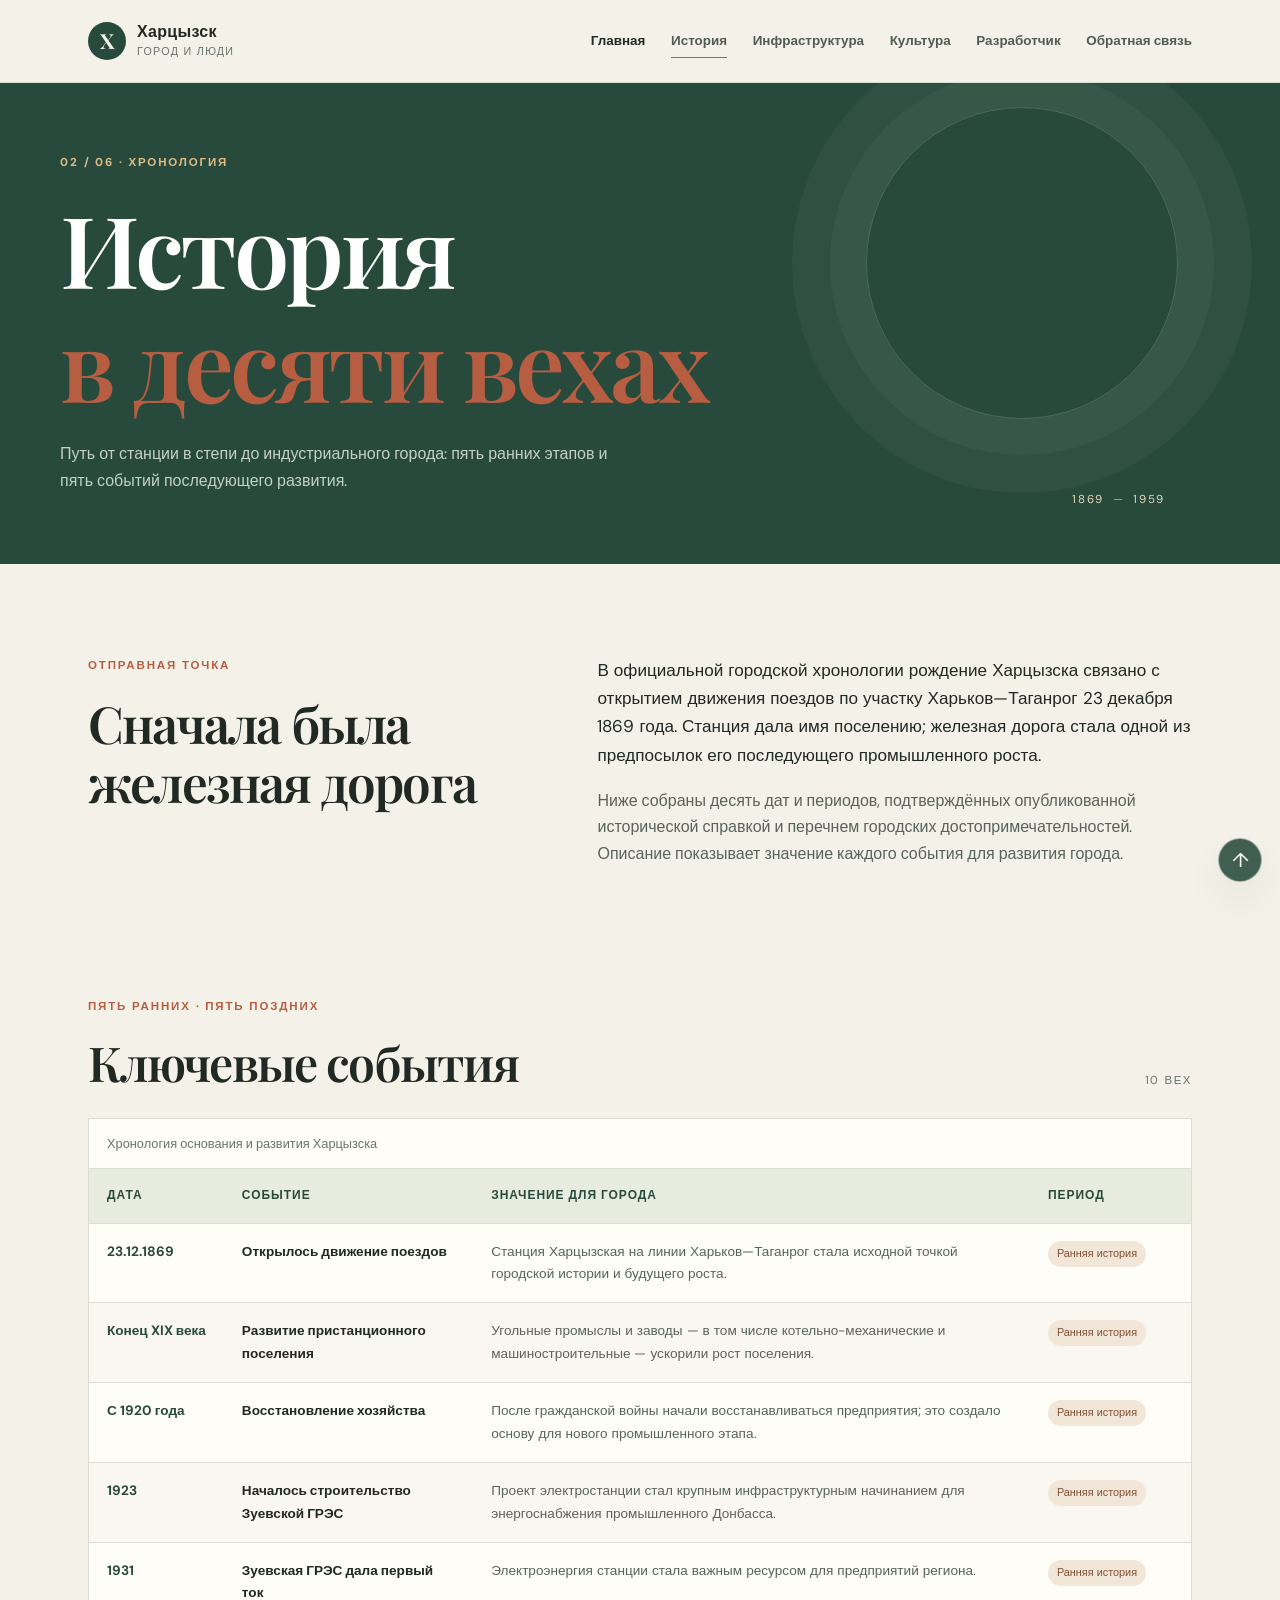
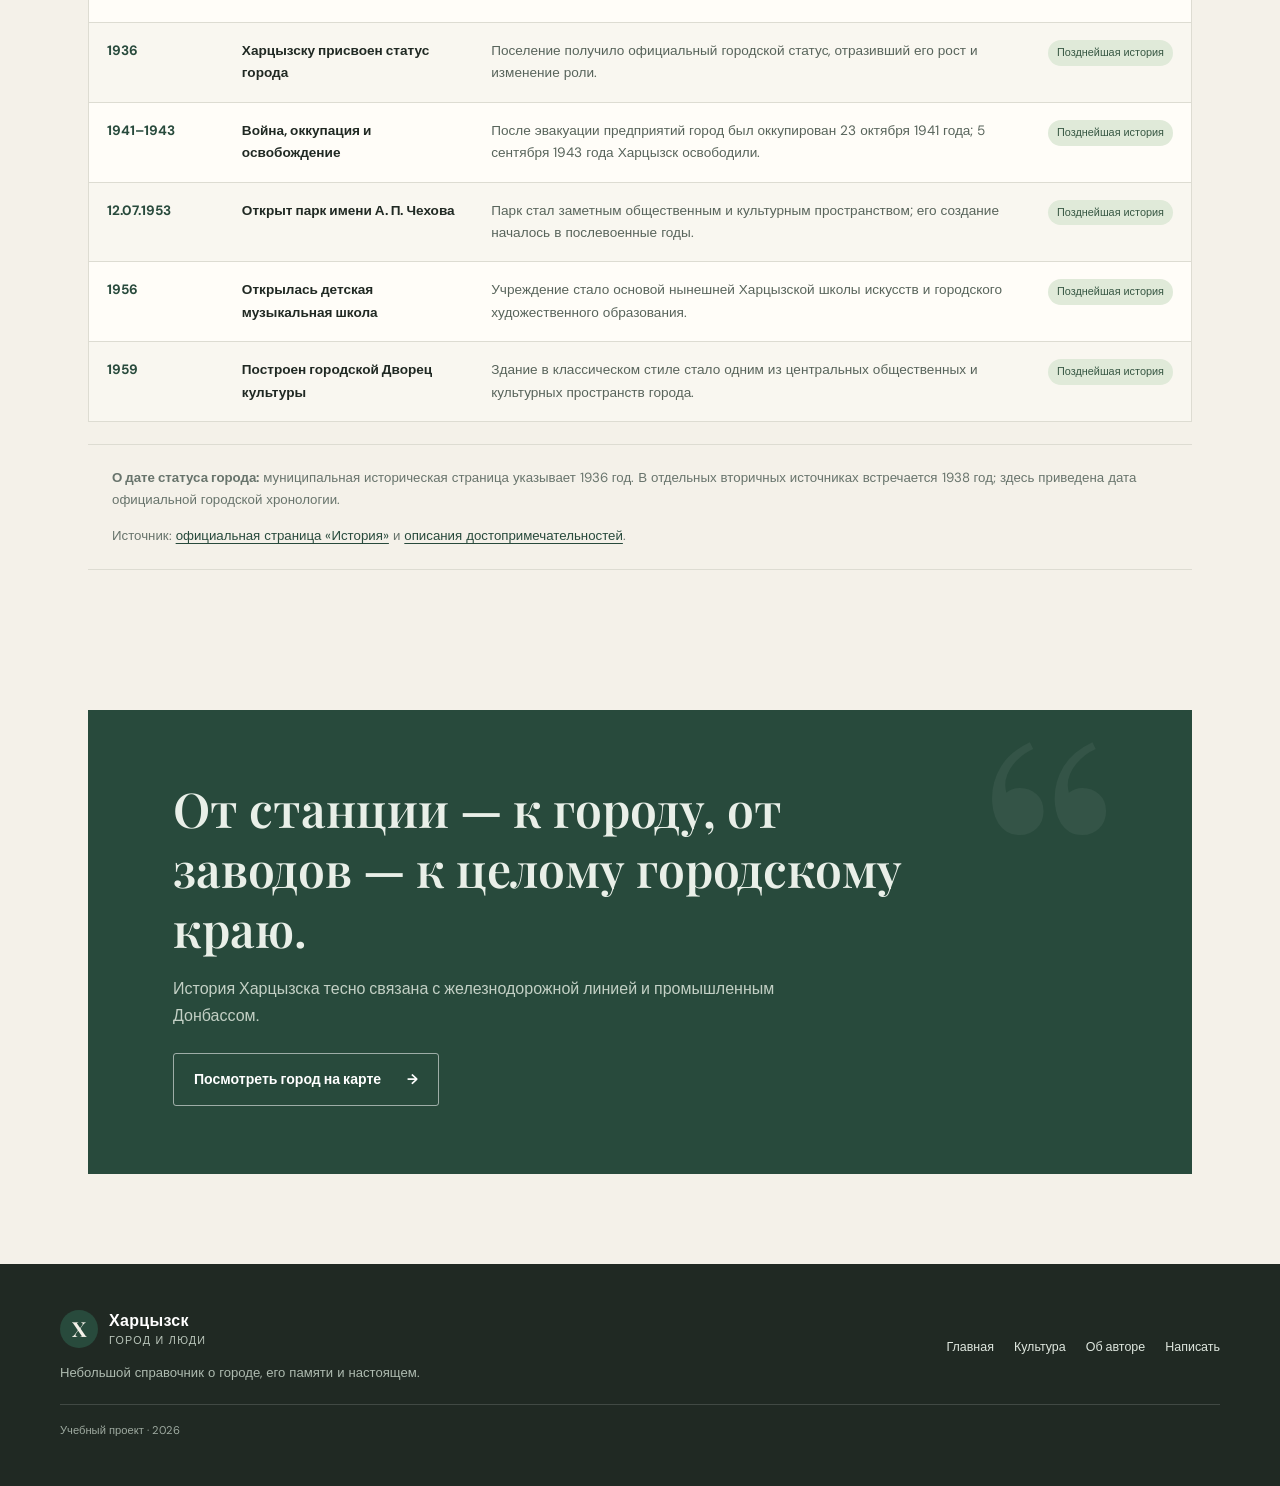
<file: history.html>
<!doctype html>
<html lang="ru">
<head>
  <meta charset="utf-8"><meta name="viewport" content="width=device-width, initial-scale=1">
  <meta name="description" content="Десять ключевых вех истории Харцызска — от железнодорожной станции до городских учреждений культуры.">
  <title>История города — Харцызск</title>
  <link rel="preconnect" href="https://fonts.googleapis.com"><link rel="preconnect" href="https://fonts.gstatic.com" crossorigin>
  <link href="https://fonts.googleapis.com/css2?family=DM+Sans:wght@400;500;600;700&family=Playfair+Display:wght@600;700&display=swap" rel="stylesheet"><link rel="icon" type="image/svg+xml" href="brand-logo.svg"><link rel="stylesheet" href="styles.css"><script src="site.js" defer></script>
</head>
<body id="top"><a class="skip-link" href="#main">К содержанию</a>
  <header class="site-header"><div class="header-inner"><a class="brand" href="index.html"><span class="brand-mark">Х</span><span>Харцызск<small>город и люди</small></span></a><button class="menu-toggle" type="button" aria-expanded="false" aria-controls="site-nav"><span></span><span></span><span class="sr-only">Открыть меню</span></button><nav class="site-nav" id="site-nav" aria-label="Основная навигация"><ul><li><a href="index.html">Главная</a></li><li><a href="history.html" aria-current="page">История</a></li><li><a href="infrastructure.html">Инфраструктура</a></li><li><a href="culture.html">Культура</a></li><li><a href="developer.html">Разработчик</a></li><li><a href="contact.html">Обратная связь</a></li></ul></nav></div></header>
  <main id="main"><section class="page-hero"><p class="eyebrow">02 / 06 · Хронология</p><h1>История<br><em>в десяти вехах</em></h1><p>Путь от станции в степи до индустриального города: пять ранних этапов и пять событий последующего развития.</p><div class="page-hero-mark">1869<span>—</span>1959</div></section>
    <div class="page-wrap">
      <section class="history-intro split-section"><div><p class="eyebrow">Отправная точка</p><h2>Сначала была<br>железная дорога</h2></div><div class="intro-copy"><p>В официальной городской хронологии рождение Харцызска связано с открытием движения поездов по участку Харьков—Таганрог <time datetime="1869-12-23">23 декабря 1869 года</time>. Станция дала имя поселению; железная дорога стала одной из предпосылок его последующего промышленного роста.</p><p>Ниже собраны десять дат и периодов, подтверждённых опубликованной исторической справкой и перечнем городских достопримечательностей. Описание показывает значение каждого события для развития города.</p></div></section>
      <section class="timeline-table" aria-labelledby="timeline-title"><div class="section-heading"><div><p class="eyebrow">Пять ранних · пять поздних</p><h2 id="timeline-title">Ключевые события</h2></div><span class="section-note">10 вех</span></div>
        <div class="table-scroll"><table><caption>Хронология основания и развития Харцызска</caption><thead><tr><th scope="col">Дата</th><th scope="col">Событие</th><th scope="col">Значение для города</th><th scope="col">Период</th></tr></thead><tbody>
          <tr><th scope="row"><time datetime="1869-12-23">23.12.1869</time></th><td>Открылось движение поездов</td><td>Станция Харцызская на линии Харьков—Таганрог стала исходной точкой городской истории и будущего роста.</td><td><span class="period period-old">Ранняя история</span></td></tr>
          <tr><th scope="row">Конец XIX века</th><td>Развитие пристанционного поселения</td><td>Угольные промыслы и заводы — в том числе котельно-механические и машиностроительные — ускорили рост поселения.</td><td><span class="period period-old">Ранняя история</span></td></tr>
          <tr><th scope="row">С 1920 года</th><td>Восстановление хозяйства</td><td>После гражданской войны начали восстанавливаться предприятия; это создало основу для нового промышленного этапа.</td><td><span class="period period-old">Ранняя история</span></td></tr>
          <tr><th scope="row">1923</th><td>Началось строительство Зуевской ГРЭС</td><td>Проект электростанции стал крупным инфраструктурным начинанием для энергоснабжения промышленного Донбасса.</td><td><span class="period period-old">Ранняя история</span></td></tr>
          <tr><th scope="row">1931</th><td>Зуевская ГРЭС дала первый ток</td><td>Электроэнергия станции стала важным ресурсом для предприятий региона.</td><td><span class="period period-old">Ранняя история</span></td></tr>
          <tr><th scope="row">1936</th><td>Харцызску присвоен статус города</td><td>Поселение получило официальный городской статус, отразивший его рост и изменение роли.</td><td><span class="period period-new">Позднейшая история</span></td></tr>
          <tr><th scope="row">1941–1943</th><td>Война, оккупация и освобождение</td><td>После эвакуации предприятий город был оккупирован 23 октября 1941 года; 5 сентября 1943 года Харцызск освободили.</td><td><span class="period period-new">Позднейшая история</span></td></tr>
          <tr><th scope="row">12.07.1953</th><td>Открыт парк имени А. П. Чехова</td><td>Парк стал заметным общественным и культурным пространством; его создание началось в послевоенные годы.</td><td><span class="period period-new">Позднейшая история</span></td></tr>
          <tr><th scope="row">1956</th><td>Открылась детская музыкальная школа</td><td>Учреждение стало основой нынешней Харцызской школы искусств и городского художественного образования.</td><td><span class="period period-new">Позднейшая история</span></td></tr>
          <tr><th scope="row">1959</th><td>Построен городской Дворец культуры</td><td>Здание в классическом стиле стало одним из центральных общественных и культурных пространств города.</td><td><span class="period period-new">Позднейшая история</span></td></tr>
        </tbody></table></div>
        <aside class="source-note"><p><strong>О дате статуса города:</strong> муниципальная историческая страница указывает 1936 год. В отдельных вторичных источниках встречается 1938 год; здесь приведена дата официальной городской хронологии.</p><p>Источник: <a href="https://khartsyzsk.gosuslugi.ru/o-munitsipalnom-obrazovanii/istoriya/" target="_blank" rel="noopener">официальная страница «История»</a> и <a href="https://khartsyzsk.gosuslugi.ru/o-munitsipalnom-obrazovanii/dostoprimechatelnosti/" target="_blank" rel="noopener">описания достопримечательностей</a>.</p></aside>
      </section>
      <section class="quote-band"><blockquote>От станции — к городу, от заводов — к целому городскому краю.</blockquote><p>История Харцызска тесно связана с железнодорожной линией и промышленным Донбассом.</p><a class="button button-outline" href="infrastructure.html">Посмотреть город на карте <span aria-hidden="true">→</span></a></section>
    </div></main>
  <footer class="site-footer"><div><a class="brand brand-footer" href="index.html"><span class="brand-mark">Х</span><span>Харцызск<small>город и люди</small></span></a><p>Небольшой справочник о городе, его памяти и настоящем.</p></div><div class="footer-links"><a href="index.html">Главная</a><a href="culture.html">Культура</a><a href="developer.html">Об авторе</a><a href="contact.html">Написать</a></div><small class="copyright">Учебный проект · 2026</small></footer>
<a class="back-top" href="#top" aria-label="Вернуться в начало страницы">↑</a>
</body></html>
</file>
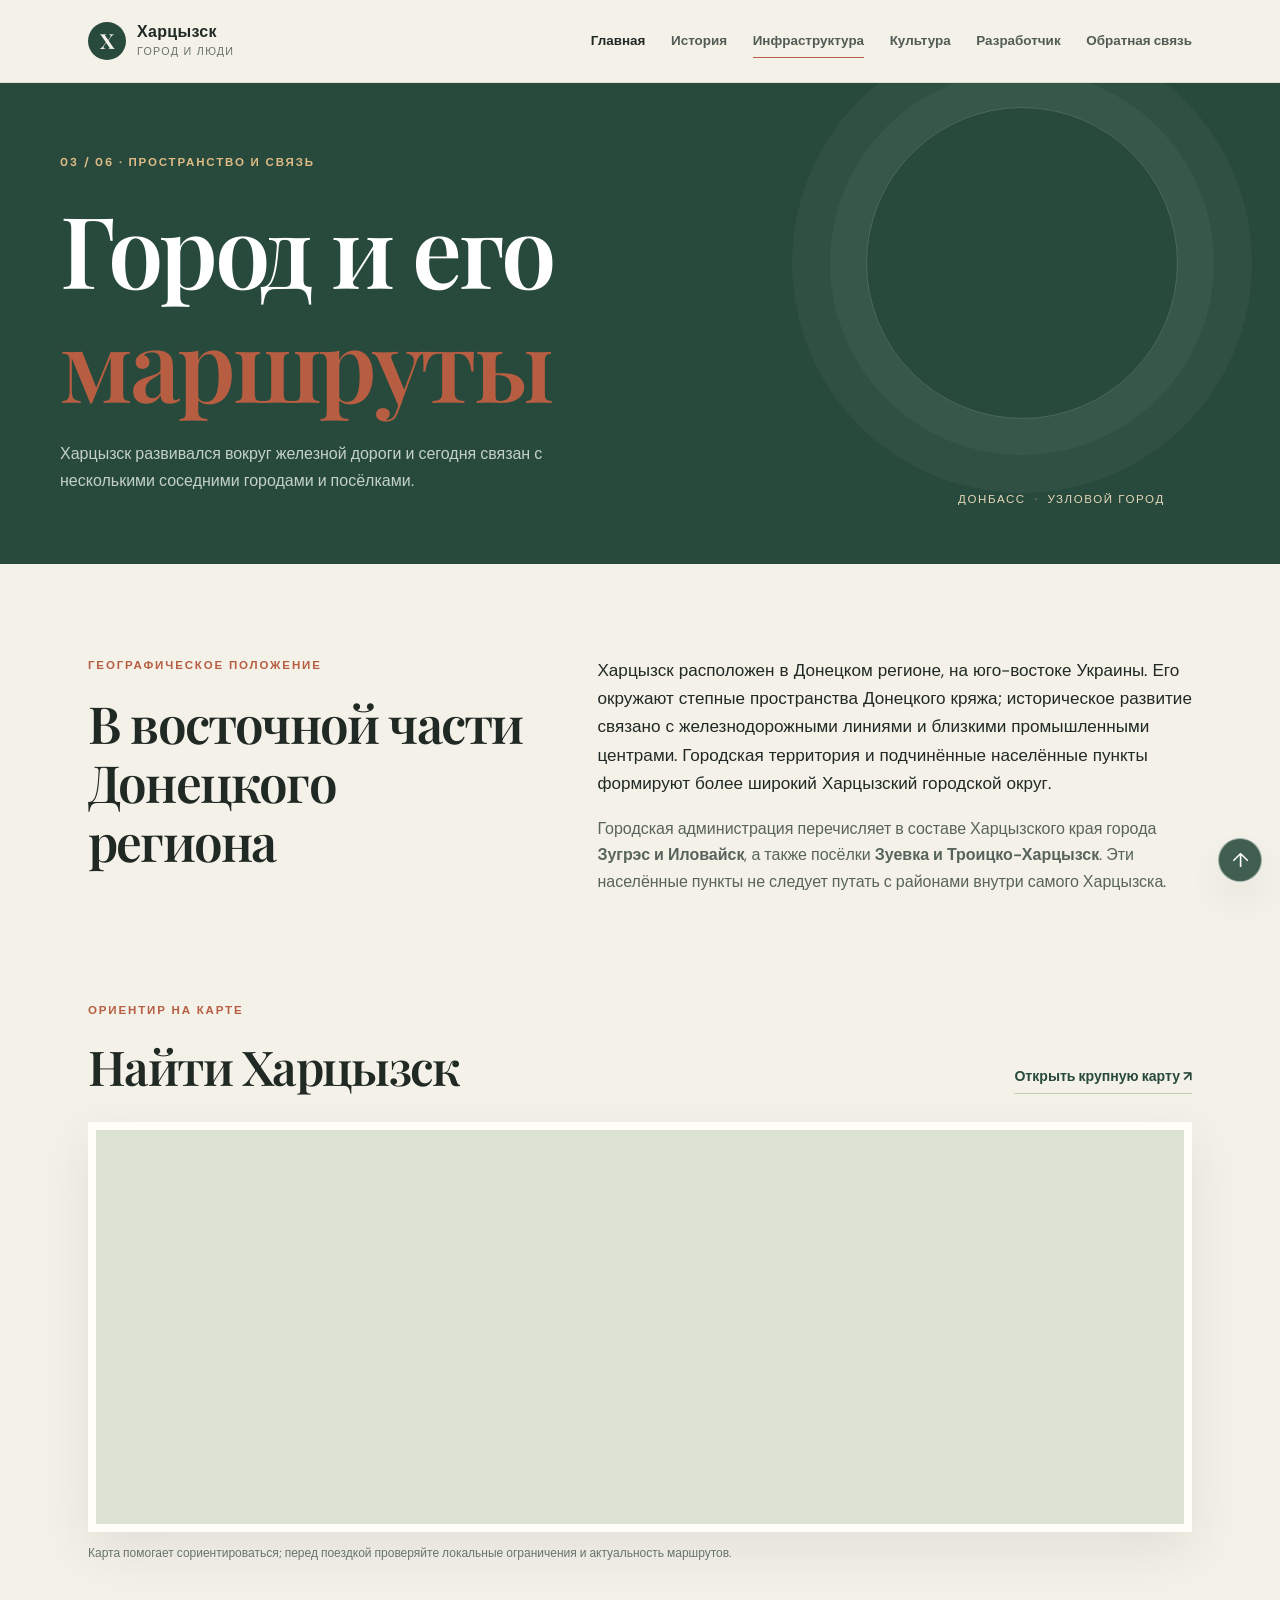
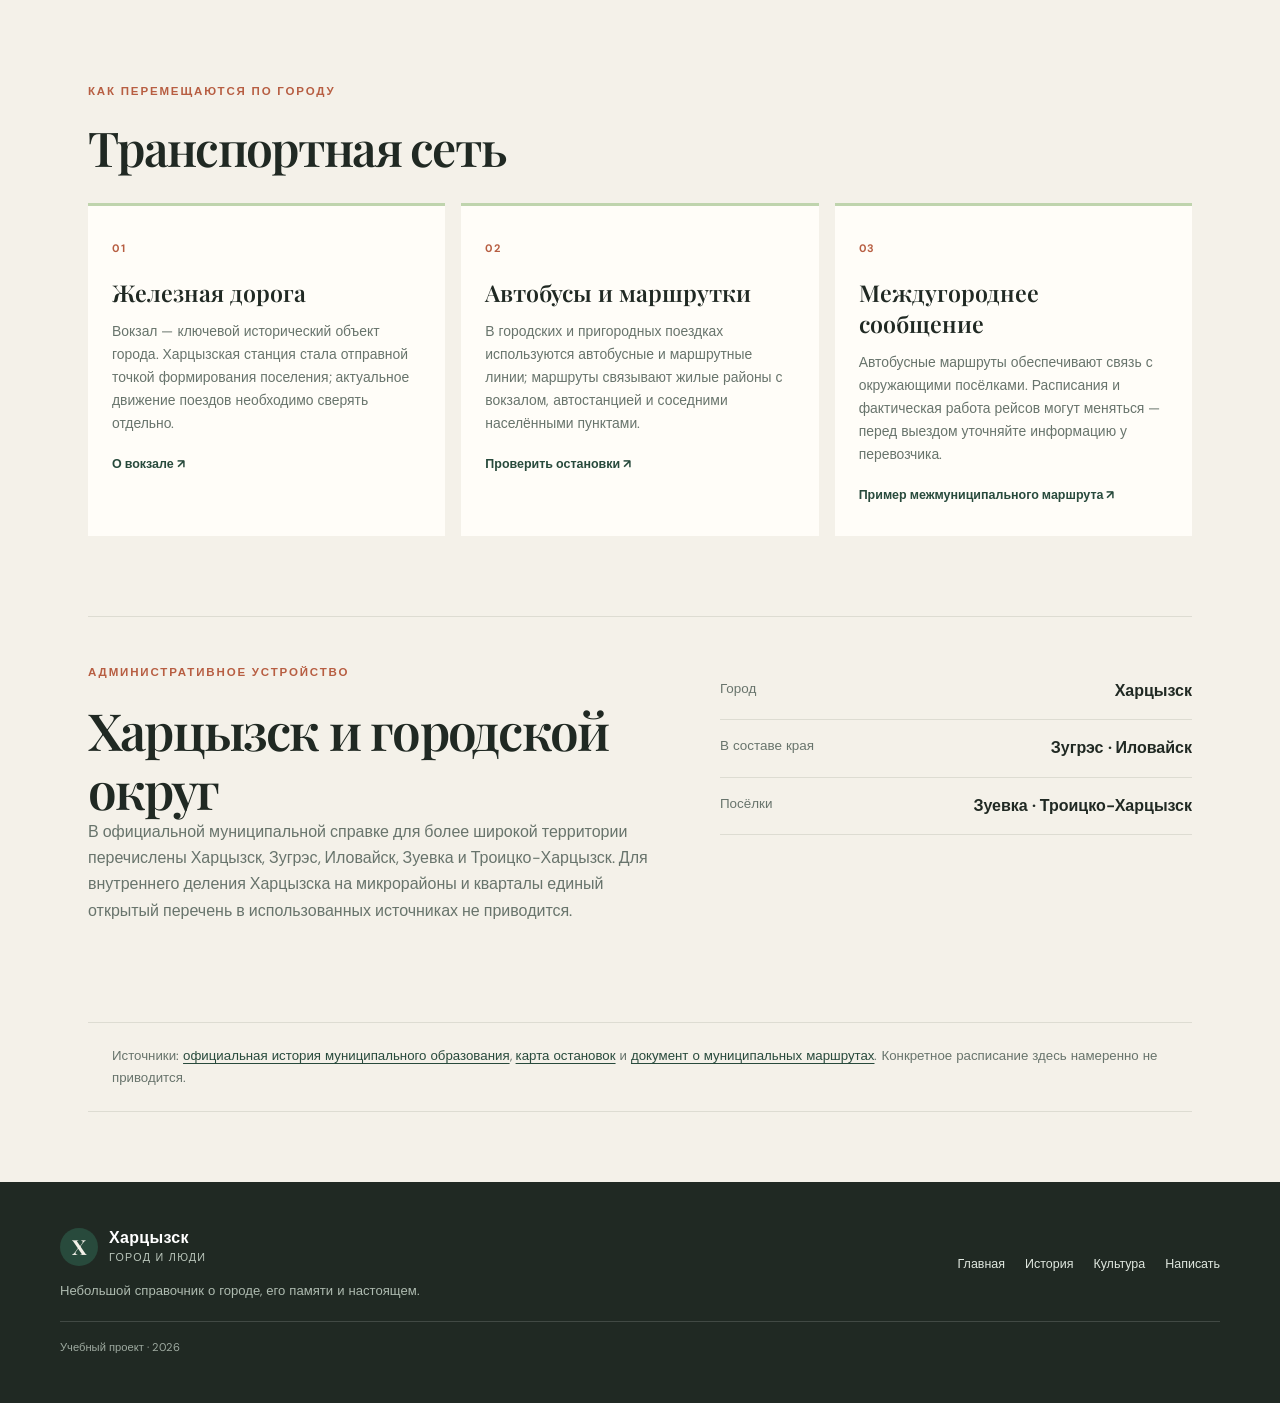
<file: infrastructure.html>
<!doctype html>
<html lang="ru">
<head><meta charset="utf-8"><meta name="viewport" content="width=device-width, initial-scale=1"><meta name="description" content="География, административная структура, общественный транспорт и карта Харцызска."><title>Инфраструктура — Харцызск</title><link rel="preconnect" href="https://fonts.googleapis.com"><link rel="preconnect" href="https://fonts.gstatic.com" crossorigin><link href="https://fonts.googleapis.com/css2?family=DM+Sans:wght@400;500;600;700&family=Playfair+Display:wght@600;700&display=swap" rel="stylesheet"><link rel="icon" type="image/svg+xml" href="brand-logo.svg"><link rel="stylesheet" href="styles.css"><script src="site.js" defer></script></head>
<body id="top"><a class="skip-link" href="#main">К содержанию</a><header class="site-header"><div class="header-inner"><a class="brand" href="index.html"><span class="brand-mark">Х</span><span>Харцызск<small>город и люди</small></span></a><button class="menu-toggle" type="button" aria-expanded="false" aria-controls="site-nav"><span></span><span></span><span class="sr-only">Открыть меню</span></button><nav class="site-nav" id="site-nav" aria-label="Основная навигация"><ul><li><a href="index.html">Главная</a></li><li><a href="history.html">История</a></li><li><a href="infrastructure.html" aria-current="page">Инфраструктура</a></li><li><a href="culture.html">Культура</a></li><li><a href="developer.html">Разработчик</a></li><li><a href="contact.html">Обратная связь</a></li></ul></nav></div></header>
<main id="main"><section class="page-hero"><p class="eyebrow">03 / 06 · Пространство и связь</p><h1>Город и его<br><em>маршруты</em></h1><p>Харцызск развивался вокруг железной дороги и сегодня связан с несколькими соседними городами и посёлками.</p><div class="page-hero-mark">ДОНБАСС<span>·</span>УЗЛОВОЙ ГОРОД</div></section><div class="page-wrap">
<section class="split-section infrastructure-intro"><div><p class="eyebrow">Географическое положение</p><h2>В восточной части<br>Донецкого региона</h2></div><div class="intro-copy"><p>Харцызск расположен в Донецком регионе, на юго-востоке Украины. Его окружают степные пространства Донецкого кряжа; историческое развитие связано с железнодорожными линиями и близкими промышленными центрами. Городская территория и подчинённые населённые пункты формируют более широкий Харцызский городской округ.</p><p>Городская администрация перечисляет в составе Харцызского края города <strong>Зугрэс и Иловайск</strong>, а также посёлки <strong>Зуевка и Троицко-Харцызск</strong>. Эти населённые пункты не следует путать с районами внутри самого Харцызска.</p></div></section>
<section class="map-section"><div class="section-heading"><div><p class="eyebrow">Ориентир на карте</p><h2>Найти Харцызск</h2></div><a class="text-link" href="https://maps.google.com/?q=Khartsyzsk" target="_blank" rel="noopener">Открыть крупную карту ↗</a></div><div class="map-frame"><iframe title="Карта Харцызска в Google Maps" src="https://maps.google.com/maps?q=Khartsyzsk%2C%20Ukraine&t=&z=12&ie=UTF8&iwloc=&output=embed" loading="lazy" referrerpolicy="no-referrer-when-downgrade" allowfullscreen></iframe></div><p class="map-caption">Карта помогает сориентироваться; перед поездкой проверяйте локальные ограничения и актуальность маршрутов.</p></section>
<section class="transport-section" aria-labelledby="transport-title"><div class="section-heading"><div><p class="eyebrow">Как перемещаются по городу</p><h2 id="transport-title">Транспортная сеть</h2></div></div><div class="info-cards"><article class="info-card"><span class="card-number">01</span><h3>Железная дорога</h3><p>Вокзал — ключевой исторический объект города. Харцызская станция стала отправной точкой формирования поселения; актуальное движение поездов необходимо сверять отдельно.</p><a href="https://khartsyzsk.gosuslugi.ru/o-munitsipalnom-obrazovanii/dostoprimechatelnosti/dostoprimechatelnosti_8.html" target="_blank" rel="noopener">О вокзале ↗</a></article><article class="info-card"><span class="card-number">02</span><h3>Автобусы и маршрутки</h3><p>В городских и пригородных поездках используются автобусные и маршрутные линии; маршруты связывают жилые районы с вокзалом, автостанцией и соседними населёнными пунктами.</p><a href="https://yandex.ru/maps/24880/khartsyzk/stops/1543238037/" target="_blank" rel="noopener">Проверить остановки ↗</a></article><article class="info-card"><span class="card-number">03</span><h3>Междугороднее сообщение</h3><p>Автобусные маршруты обеспечивают связь с окружающими посёлками. Расписания и фактическая работа рейсов могут меняться — перед выездом уточняйте информацию у перевозчика.</p><a href="https://bloknot-donetsk.ru/news/marshrut-posyelok-proletarskiy-gorod-khartsyzsk-vo-1700518" target="_blank" rel="noopener">Пример межмуниципального маршрута ↗</a></article></div></section>
<section class="district-section"><div><p class="eyebrow">Административное устройство</p><h2>Харцызск и городской округ</h2><p>В официальной муниципальной справке для более широкой территории перечислены Харцызск, Зугрэс, Иловайск, Зуевка и Троицко-Харцызск. Для внутреннего деления Харцызска на микрорайоны и кварталы единый открытый перечень в использованных источниках не приводится.</p></div><dl class="fact-list"><div><dt>Город</dt><dd>Харцызск</dd></div><div><dt>В составе края</dt><dd>Зугрэс · Иловайск</dd></div><div><dt>Посёлки</dt><dd>Зуевка · Троицко-Харцызск</dd></div></dl></section>
<aside class="source-note"><p>Источники: <a href="https://khartsyzsk.gosuslugi.ru/o-munitsipalnom-obrazovanii/istoriya/" target="_blank" rel="noopener">официальная история муниципального образования</a>, <a href="https://yandex.ru/maps/24880/khartsyzk/stops/1543238037/" target="_blank" rel="noopener">карта остановок</a> и <a href="https://khartsyzsk.gosuslugi.ru/netcat_files/46/469/64_P.pdf" target="_blank" rel="noopener">документ о муниципальных маршрутах</a>. Конкретное расписание здесь намеренно не приводится.</p></aside>
</div></main><footer class="site-footer"><div><a class="brand brand-footer" href="index.html"><span class="brand-mark">Х</span><span>Харцызск<small>город и люди</small></span></a><p>Небольшой справочник о городе, его памяти и настоящем.</p></div><div class="footer-links"><a href="index.html">Главная</a><a href="history.html">История</a><a href="culture.html">Культура</a><a href="contact.html">Написать</a></div><small class="copyright">Учебный проект · 2026</small></footer><a class="back-top" href="#top" aria-label="Вернуться в начало страницы">↑</a>
</body></html>
</file>
<file: styles.css>
@import url('https://fonts.googleapis.com/css2?family=DM+Sans:wght@400;500;600;700&family=Playfair+Display:wght@600;700&display=swap');
:root{--ink:#202923;--paper:#f4f1e9;--card:#fffdf8;--forest:#284a3c;--leaf:#bfd4ad;--rust:#b75e42;--muted:#68746c;--line:#dddcd2;--serif:'Playfair Display',Georgia,serif;--sans:'DM Sans',Arial,sans-serif;--shadow:0 18px 48px rgba(31,49,38,.09);--content:1160px}*{box-sizing:border-box}html{scroll-behavior:smooth;scroll-padding-top:90px}body{margin:0;background:var(--paper);color:var(--ink);font:16px/1.65 var(--sans);position:static}img{display:block;max-width:100%}a{color:inherit;text-decoration:none}a:link{transition:color .2s ease,background .2s ease,transform .2s ease}a:visited{color:inherit}a:hover{color:var(--rust)}a:active{transform:translateY(1px)}button,input,select,textarea{font:inherit}button{cursor:pointer}p{margin:0 0 1.1em}h1,h2,h3{margin:0;color:var(--ink);line-height:1.15}h1,h2{font-family:var(--serif);font-weight:600;letter-spacing:-.035em}h1{font-size:clamp(3.5rem,8vw,7.6rem)}h2{font-size:clamp(2rem,4vw,3.65rem)}h3{font-size:1.25rem;line-height:1.35}::selection{background:var(--leaf);color:var(--ink)}:focus-visible{outline:3px solid var(--rust);outline-offset:4px}.skip-link{position:absolute;top:-100px;left:1rem;background:var(--ink);color:white;padding:.7rem 1rem;z-index:20}.skip-link:focus{top:1rem}.sr-only{position:absolute;width:1px;height:1px;padding:0;margin:-1px;overflow:hidden;clip:rect(0,0,0,0);white-space:nowrap;border:0}.site-header{position:sticky;top:0;z-index:10;background:rgba(244,241,233,.95);backdrop-filter:blur(14px);border-bottom:1px solid rgba(32,41,35,.1)}.header-inner{max-width:var(--content);margin:auto;min-height:82px;padding:0 28px;display:flex;align-items:center;justify-content:space-between;gap:24px}.brand{display:flex;align-items:center;gap:11px;font-weight:700;line-height:1.05;letter-spacing:.02em;white-space:nowrap}.brand small{display:block;margin-top:5px;font-size:.67rem;color:var(--muted);font-weight:500;letter-spacing:.12em;text-transform:uppercase}.brand-mark{width:38px;height:38px;border-radius:50%;display:grid;place-items:center;color:var(--paper);background:var(--forest);font-family:var(--serif);font-size:1.3rem}.site-nav ul{display:flex;align-items:center;gap:clamp(12px,2vw,28px);list-style:none;padding:0;margin:0}.site-nav a{display:block;padding:10px 0;color:#515c54;font-size:.84rem;font-weight:600;position:relative}.site-nav a::after{content:'';position:absolute;left:0;right:0;bottom:4px;height:1px;background:var(--rust);transform:scaleX(0);transform-origin:left;transition:transform .2s}.site-nav a:hover::after,.site-nav a[aria-current=page]::after{transform:scaleX(1)}.site-nav li:first-child a{color:var(--ink)}.site-nav li:nth-child(odd) a:hover{color:var(--rust)}.menu-toggle{display:none;border:1px solid var(--line);background:var(--card);border-radius:50%;width:44px;height:44px;padding:12px}.menu-toggle>span:not(.sr-only){display:block;height:2px;margin:4px 0;background:var(--ink)}
.hero{max-width:var(--content);margin:0 auto;padding:clamp(52px,9vw,110px) 28px 80px;min-height:600px;display:grid;grid-template-columns:1fr .9fr;align-items:center;gap:40px;position:relative;overflow:hidden}.hero-copy{position:relative;z-index:2}.eyebrow{font-size:.72rem;text-transform:uppercase;letter-spacing:.16em;font-weight:700;color:var(--rust);margin:0 0 19px}.dot{display:inline-block;width:8px;height:8px;background:#75945e;border-radius:50%;margin-right:8px;vertical-align:1px}.hero h1{color:var(--forest)}.hero h1 em,.page-hero h1 em{color:var(--rust);font-style:normal}.hero-lead{max-width:510px;margin:24px 0 31px;color:#58645b;font-size:1.04rem}.button{display:inline-flex;align-items:center;gap:26px;padding:14px 20px;border-radius:3px;font-weight:700;font-size:.88rem;transition:transform .2s,background .2s,color .2s}.button:hover{transform:translateY(-2px)}.button-light{background:var(--leaf);color:var(--ink)}.button-light:hover{background:var(--forest);color:#fff}.button-dark{background:var(--forest);color:#fff;border:0}.button-dark:hover{background:var(--rust);color:#fff}.button-outline{border:1px solid rgba(255,255,255,.55);color:#fff}.button-outline:hover{background:#fff;color:var(--forest)}.hero-art{height:420px;max-width:440px;justify-self:center;width:100%;border-radius:48% 48% 4px 4px;background:linear-gradient(155deg,#d8e1c9 0%,#a9c1a1 46%,#456753 100%);position:relative;overflow:hidden;box-shadow:var(--shadow)}.hero-art::before,.hero-art::after{content:'';position:absolute;bottom:-8%;border-radius:50% 50% 0 0}.hero-art::before{left:-12%;width:85%;height:58%;background:#6d8c68;transform:rotate(-18deg)}.hero-art::after{right:-16%;width:88%;height:66%;background:#315842;transform:rotate(14deg)}.hero-orbit{position:absolute;border:1px solid rgba(255,255,255,.6);border-radius:50%;z-index:1}.orbit-one{width:240px;height:240px;right:10%;top:15%}.orbit-two{width:175px;height:175px;right:18%;top:23%}.hero-number{position:absolute;z-index:2;top:32%;left:18%;font:600 clamp(3rem,6vw,5rem) var(--serif);color:var(--card)}.hero-caption{position:absolute;z-index:2;top:48%;left:21%;font-size:.72rem;letter-spacing:.12em;text-transform:uppercase;color:white}.hero-spark{position:absolute;z-index:2;right:20%;top:13%;font-size:3rem;color:#f0d5a4}.hero-index{position:absolute;bottom:28px;right:30px;font-size:.68rem;letter-spacing:.18em;color:var(--muted)}.page-wrap{max-width:var(--content);margin:0 auto;padding:0 28px}.intro,.split-section{display:grid;grid-template-columns:.85fr 1.15fr;gap:70px;align-items:start;padding:92px 0}.intro h2,.split-section h2{font-size:clamp(2rem,4vw,3.35rem)}.intro-copy{color:#58645b;max-width:650px}.intro-copy p:first-child{font-size:1.07rem;color:var(--ink)}.text-link{display:inline-flex;gap:12px;align-items:center;margin-top:6px;color:var(--forest)!important;font-weight:700;font-size:.88rem;border-bottom:1px solid var(--leaf);padding-bottom:5px}.text-link:hover{border-color:var(--rust);color:var(--rust)!important}.section-heading{display:flex;justify-content:space-between;align-items:end;gap:24px;margin-bottom:28px}.section-heading h2{font-size:clamp(2rem,4vw,3rem)}.section-note{font-size:.72rem;letter-spacing:.13em;text-transform:uppercase;color:var(--muted)}.gallery-section{padding:36px 0 100px}.photo-grid{display:grid;grid-template-columns:1.15fr 1fr 1fr;grid-template-rows:230px 230px;gap:16px}.photo-card{position:relative;margin:0;overflow:hidden;background:#d8dfd2;min-width:0}.photo-card img{width:100%;height:100%;object-fit:cover;transition:transform .55s ease}.photo-card:hover img{transform:scale(1.04)}.photo-tall{grid-row:span 2}.photo-wide{grid-column:span 2}.photo-card figcaption{position:absolute;bottom:0;left:0;right:0;padding:36px 16px 12px;background:linear-gradient(transparent,rgba(17,28,21,.8));color:#fff;font-size:.84rem;font-weight:600}.photo-card figcaption span{color:#e0c392;margin-right:7px;font-size:.7rem}.photo-card figcaption a{display:block;font-size:.66rem;font-weight:400;color:rgba(255,255,255,.8);margin-top:2px}.photo-card figcaption a:hover{color:#fff;text-decoration:underline}.events-section{padding:28px 0 110px}.live-tag{font-size:.73rem;color:var(--forest);font-weight:600}.event-card{display:grid;grid-template-columns:120px 1fr;gap:30px;align-items:start;background:var(--card);padding:34px;box-shadow:var(--shadow);border-left:4px solid var(--forest)}.event-date{display:flex;align-items:center;gap:10px;color:var(--rust)}.event-date strong{font:600 3rem/1 var(--serif)}.event-date span{font-size:.67rem;line-height:1.3;letter-spacing:.1em}.event-type{font-size:.7rem;letter-spacing:.13em;text-transform:uppercase;color:var(--muted);margin-bottom:8px}.event-card h3{font:600 1.65rem var(--serif);margin-bottom:11px}.event-card article>p:not(.event-type){max-width:720px;color:#5c675e}.event-note{display:grid;grid-template-columns:35px 1fr;gap:14px;margin-top:22px;color:var(--muted);font-size:.9rem}.note-icon{width:28px;height:28px;border:1px solid var(--leaf);border-radius:50%;display:grid;place-items:center;color:var(--forest);font-weight:700}.event-note p{margin:0}.event-note a,.source-note a{color:var(--forest);text-decoration:underline;text-underline-offset:3px}.quote-band{padding:68px clamp(24px,7vw,85px);background:var(--forest);color:#e9efe8;position:relative;overflow:hidden;margin:40px 0 90px}.quote-band::after{content:'“';position:absolute;right:6%;top:-100px;font:300 23rem var(--serif);color:rgba(255,255,255,.055)}.quote-band blockquote{font:600 clamp(1.7rem,4vw,3rem)/1.25 var(--serif);max-width:780px;margin:0 0 18px;position:relative;z-index:1}.quote-band p{color:#c3d0c5;margin-bottom:24px;max-width:650px}.quote-band .button{position:relative;z-index:1}.source-note{padding:22px 24px;border-top:1px solid var(--line);border-bottom:1px solid var(--line);color:var(--muted);font-size:.83rem;margin:30px 0 70px}.source-note h2{font:700 .83rem var(--sans);text-transform:uppercase;letter-spacing:.12em;margin-bottom:10px}.source-note p:last-child{margin-bottom:0}.site-footer{background:#202923;color:#dfe7df;padding:46px max(28px,calc((100vw - var(--content))/2));display:grid;grid-template-columns:1fr auto;gap:20px 45px;align-items:center}.brand-footer{color:#fff}.brand-footer small{color:#bac6bb}.site-footer>div:first-child>p{color:#aebbb0;font-size:.82rem;margin:14px 0 0}.footer-links{display:flex;gap:20px;flex-wrap:wrap}.footer-links a{font-size:.78rem;color:#dfe7df}.footer-links a:hover{color:#d5bd8f}.copyright{grid-column:1/-1;border-top:1px solid rgba(255,255,255,.15);padding-top:16px;color:#9eaaa0;font-size:.7rem}
.page-hero{min-height:400px;background:var(--forest);color:#e8eee5;padding:70px max(28px,calc((100vw - var(--content))/2));position:relative;overflow:hidden}.page-hero::after{content:'';position:absolute;right:8%;top:5%;width:310px;height:310px;border:1px solid rgba(255,255,255,.17);border-radius:50%;box-shadow:0 0 0 36px rgba(255,255,255,.04),0 0 0 74px rgba(255,255,255,.03)}.page-hero .eyebrow{color:#dfbb86}.page-hero h1{color:#fff;font-size:clamp(3.3rem,8vw,6.2rem);position:relative;z-index:1}.page-hero>p:not(.eyebrow){max-width:570px;color:#c4d1c7;margin:22px 0 0}.page-hero-mark{position:absolute;right:9%;bottom:55px;z-index:1;font-size:.72rem;letter-spacing:.14em;color:#e6d6b9}.page-hero-mark span{padding:0 9px;color:#dc9877}.timeline-table{padding:20px 0 30px}.table-scroll{overflow-x:auto;border:1px solid var(--line);background:var(--card)}table{width:100%;border-collapse:collapse;min-width:780px}caption{text-align:left;padding:14px 18px;color:var(--muted);font-size:.8rem}th,td{padding:17px 18px;text-align:left;vertical-align:top;border-top:1px solid var(--line)}thead th{background:#e8ecdf;color:var(--forest);font-size:.75rem;letter-spacing:.08em;text-transform:uppercase}tbody th{white-space:nowrap;font-size:.85rem;color:var(--forest)}tbody tr:nth-child(even){background:#f9f7f0}tbody tr:hover{background:#edf1e7}tbody td{font-size:.85rem;color:#58645b}tbody td:nth-of-type(1){font-weight:700;color:var(--ink);min-width:190px}tbody td:nth-of-type(2){min-width:300px}.period{display:inline-block;white-space:nowrap;font-size:.68rem;border-radius:2em;padding:4px 9px}.period-old{background:#f1e6d8;color:#825033}.period-new{background:#e0ead9;color:#375743}.timeline-table .source-note{margin-top:22px}.infrastructure-intro{padding-bottom:62px}.map-section{padding:26px 0 86px}.map-frame{height:410px;border:8px solid var(--card);box-shadow:var(--shadow);background:#dce3d4}.map-frame iframe{width:100%;height:100%;border:0}.map-caption{font-size:.75rem;color:var(--muted);margin:12px 0}.transport-section{padding:20px 0 80px}.info-cards{display:grid;grid-template-columns:repeat(3,1fr);gap:16px}.info-card{padding:28px 24px;background:var(--card);border-top:3px solid var(--leaf);min-height:265px}.card-number{font-size:.68rem;letter-spacing:.14em;color:var(--rust);font-weight:700}.info-card h3{font:600 1.45rem var(--serif);margin:17px 0 12px}.info-card p{color:var(--muted);font-size:.87rem}.info-card>a{color:var(--forest);font-size:.78rem;font-weight:700}.district-section{display:grid;grid-template-columns:1.1fr .9fr;gap:55px;padding:46px 0 50px;border-top:1px solid var(--line)}.district-section>div>p:last-child{color:var(--muted)}.fact-list{margin:0}.fact-list div{display:flex;justify-content:space-between;gap:16px;padding:15px 0;border-bottom:1px solid var(--line)}.fact-list dt{color:var(--muted);font-size:.84rem}.fact-list dd{margin:0;font-weight:700;text-align:right}
.culture-grid{display:grid;grid-template-columns:1fr 1fr;gap:16px;padding:12px 0 80px}.culture-card{background:var(--card);padding:30px;min-height:260px;border-top:3px solid var(--leaf)}.culture-card h2{font-size:1.75rem;margin:16px 0 12px}.culture-card p{font-size:.89rem;color:var(--muted)}.culture-card a{font-size:.82rem}.culture-feature{background:var(--forest);color:#eaf0e8;border-color:#dfbb86}.culture-feature h2{color:white}.culture-feature p{color:#c4d1c7}.culture-feature .card-number{color:#dfbb86}.culture-feature a{color:#fff!important;border-color:#9bb59d}.culture-person{display:grid;grid-template-columns:140px 1fr;gap:35px;align-items:center;padding:45px 0 70px;border-top:1px solid var(--line)}.culture-person h2{font-size:2rem;margin-bottom:12px}.culture-person p:not(.eyebrow){color:#58645b}.person-symbol{width:125px;height:125px;border-radius:50%;display:grid;place-items:center;background:#e6d8bf;color:var(--forest);font:600 1.9rem var(--serif);border:1px solid #cfb993}
.profile-section{display:grid;grid-template-columns:.75fr 1.25fr;gap:75px;align-items:center;padding:82px 0}.profile-portrait{min-height:390px;background:linear-gradient(145deg,#d8e2d1,#8ea88e);display:flex;align-items:center;justify-content:center;flex-direction:column;position:relative;overflow:hidden}.profile-portrait::before,.profile-portrait::after{content:'';position:absolute;border:1px solid rgba(255,255,255,.5);border-radius:50%}.profile-portrait::before{width:280px;height:280px}.profile-portrait::after{width:330px;height:330px}.portrait-circle{width:145px;height:145px;border-radius:50%;background:var(--forest);display:grid;place-items:center;color:white;z-index:1;font:600 3rem var(--serif);box-shadow:0 12px 25px rgba(31,49,38,.15)}.portrait-label{z-index:1;margin-top:20px;text-align:center;font-size:.66rem;line-height:1.5;letter-spacing:.2em;color:var(--forest);font-weight:700}.portrait-stamp{position:absolute;right:20px;top:20px;border:1px solid rgba(32,41,35,.4);border-radius:50%;width:64px;height:64px;display:grid;place-items:center;font-size:.6rem;letter-spacing:.1em;color:var(--forest);transform:rotate(12deg)}.profile-copy h2{font-size:clamp(2.6rem,5vw,4.3rem)}.profile-meta{color:var(--rust);font-weight:700;margin:18px 0}.profile-copy>p:not(.eyebrow){color:#59655d}.photo-reminder{padding:14px;background:#e8ecdf;border-left:3px solid var(--rust);font-size:.83rem!important}.skills-section{padding:25px 0 82px}.skills-list{max-width:800px}.skill-item{margin:22px 0}.skill-top{display:flex;justify-content:space-between;align-items:center;margin-bottom:8px}.skill-top span{font-weight:700}.skill-top strong{font-size:.84rem;color:var(--rust)}.skill-track{height:11px;border-radius:20px;background:#dce0d6;overflow:hidden}.skill-track>span{display:block;width:var(--skill);height:100%;background:linear-gradient(90deg,var(--forest),#89a572);border-radius:20px;position:relative}.skill-track>span::after{content:'';position:absolute;right:0;top:50%;width:7px;height:7px;background:#f3d8ac;border-radius:50%;transform:translate(-2px,-50%)}.skill-footnote{font-size:.75rem;color:var(--muted)}.interests-section{display:grid;grid-template-columns:.8fr 1.2fr;gap:22px 48px;padding:42px 0 65px;border-top:1px solid var(--line)}.interests-section h2{font-size:2.25rem}.interest-tags{display:flex;flex-wrap:wrap;gap:9px;align-content:start}.interest-tags span{padding:8px 13px;border:1px solid #c8d3c1;border-radius:30px;color:var(--forest);font-size:.8rem}.interest-copy{grid-column:2;color:var(--muted)}
.contact-layout{display:grid;grid-template-columns:1.4fr .6fr;gap:70px;padding-top:70px;padding-bottom:100px}.form-heading{margin-bottom:30px}.form-heading h2{font-size:2.5rem;margin-bottom:14px}.form-heading>p:last-child{color:var(--muted);max-width:620px}.contact-form fieldset{border:0;margin:0;padding:0}.contact-form legend{position:absolute;width:1px;height:1px;overflow:hidden;clip:rect(0,0,0,0)}.form-row{display:grid;grid-template-columns:1fr 1fr;gap:20px}.form-field{display:flex;flex-direction:column;gap:7px;margin-bottom:18px}.form-field label{font-size:.83rem;font-weight:700}.form-field label span{color:var(--rust)}.form-field input,.form-field select,.form-field textarea{width:100%;border:1px solid #cdd1c6;border-radius:2px;padding:13px 14px;background:var(--card);color:var(--ink);transition:border .2s,box-shadow .2s}.form-field textarea{resize:vertical;min-height:150px}.form-field input::placeholder,.form-field textarea::placeholder{color:#9ba198}.form-field input:focus,.form-field select:focus,.form-field textarea:focus{outline:none;border-color:var(--forest);box-shadow:0 0 0 3px rgba(40,74,60,.11)}.form-field input:required:invalid:not(:placeholder-shown),.form-field textarea:required:invalid:not(:placeholder-shown){border-color:#b75e42}.form-field input:valid:not(:placeholder-shown),.form-field textarea:valid:not(:placeholder-shown){border-color:#739276}.form-field small{font-size:.71rem;color:var(--muted)}.consent{display:flex;align-items:flex-start;gap:10px;font-size:.8rem;color:var(--muted);margin:12px 0 22px}.consent input{accent-color:var(--forest);margin-top:5px}.consent input:checked+span{color:var(--forest)}.form-note{font-size:.74rem;color:var(--muted);margin:15px 0}.form-status{display:block;color:var(--forest);font-weight:700;margin-top:12px}.contact-aside{align-self:start;position:relative;margin-top:70px;background:#e6e5d8;padding:35px 30px}.aside-stamp{font-size:.65rem;letter-spacing:.18em;color:var(--rust);font-weight:700;margin-bottom:28px}.contact-aside h2{font-size:1.8rem;margin-bottom:16px}.contact-aside p{font-size:.88rem;color:#59655d}.contact-aside hr{border:0;border-top:1px solid #c9cec0;margin:28px 0}.small-print{font-size:.74rem!important}
@media(max-width:950px){.header-inner{min-height:74px}.site-nav ul{gap:12px}.site-nav a{font-size:.76rem}.hero{min-height:540px}.hero-art{height:350px}.intro,.split-section{gap:38px}.photo-grid{grid-template-rows:200px 200px}.contact-layout{gap:35px}.profile-section{gap:40px}}@media(max-width:760px){.header-inner{padding:0 20px}.menu-toggle{display:block}.site-nav{display:none;position:absolute;top:100%;left:0;right:0;background:var(--paper);border-bottom:1px solid var(--line);padding:10px 20px 20px;box-shadow:0 12px 20px rgba(31,49,38,.08)}.site-nav.is-open{display:block}.site-nav ul{display:grid;grid-template-columns:1fr 1fr;gap:0 20px}.site-nav a{padding:12px 0;border-bottom:1px solid var(--line);font-size:.85rem}.hero{grid-template-columns:1fr;min-height:auto;padding-top:68px;gap:30px}.hero-art{height:310px;width:min(100%,420px);justify-self:start}.hero-index{bottom:14px}.intro,.split-section{grid-template-columns:1fr;gap:18px;padding:62px 0}.gallery-section{padding:20px 0 65px}.photo-grid{grid-template-columns:1fr 1fr;grid-template-rows:200px 180px 180px;gap:10px}.photo-tall{grid-row:span 2}.photo-wide{grid-column:span 1}.photo-card figcaption{padding:30px 10px 9px;font-size:.74rem}.photo-card figcaption a{font-size:.59rem}.events-section{padding:15px 0 70px}.event-card{grid-template-columns:85px 1fr;gap:16px;padding:22px}.event-date strong{font-size:2.5rem}.event-card h3{font-size:1.35rem}.quote-band{margin:20px 0 60px}.page-hero{min-height:350px;padding:56px 24px}.page-hero::after{right:-90px;top:30px}.page-hero-mark{bottom:26px;right:25px;font-size:.59rem}.info-cards{grid-template-columns:1fr}.info-card{min-height:0}.district-section{grid-template-columns:1fr;gap:22px}.culture-grid{grid-template-columns:1fr;padding-bottom:50px}.culture-card{min-height:0}.culture-person{grid-template-columns:90px 1fr;gap:20px}.person-symbol{width:80px;height:80px;font-size:1.4rem}.profile-section{grid-template-columns:1fr;gap:28px;padding:55px 0}.profile-portrait{min-height:300px}.interests-section{grid-template-columns:1fr;gap:18px}.interest-copy{grid-column:1}.contact-layout{grid-template-columns:1fr;padding-top:50px}.contact-aside{margin-top:0}.site-footer{grid-template-columns:1fr;padding:38px 24px}.footer-links{gap:14px}.copyright{grid-column:1}.map-frame{height:320px}}@media(max-width:480px){body{font-size:15px}.page-wrap{padding:0 19px}.hero{padding-left:20px;padding-right:20px}.hero h1{font-size:3.5rem}.hero-art{height:280px}.section-heading{align-items:start;flex-direction:column;gap:10px}.photo-grid{grid-template-rows:160px 145px 145px}.photo-card figcaption span{display:none}.event-card{grid-template-columns:1fr}.event-date{margin-bottom:2px}.event-date strong{font-size:2rem}.event-date span{display:block}.form-row{grid-template-columns:1fr;gap:0}.contact-layout{padding-left:19px;padding-right:19px}.contact-aside{padding:27px 22px}.footer-links{display:grid;grid-template-columns:1fr 1fr}.map-frame{height:270px}.fact-list div{align-items:start;flex-direction:column;gap:5px}.fact-list dd{text-align:left}}
@media(prefers-reduced-motion:reduce){*,*::before,*::after{scroll-behavior:auto!important;transition:none!important;animation:none!important}}

/* Плавающий профиль демонстрирует обтекание; мобильная версия возвращает карточку в поток. */
.profile-section{display:block;padding:82px 0}.profile-portrait{float:left;width:min(40%,350px);height:390px;min-height:0;margin:8px 52px 25px 0}.profile-section::after{content:"";display:block;clear:both}@media(max-width:760px){.profile-portrait{float:none;width:100%;height:300px;margin:0 0 28px}}
.back-top{position:fixed;right:18px;bottom:18px;z-index:9;width:44px;height:44px;display:grid;place-items:center;border:1px solid rgba(255,255,255,.5);border-radius:50%;background:var(--forest);color:#fff!important;font-size:1.25rem;box-shadow:var(--shadow);opacity:.88}.back-top:hover{background:var(--rust);color:#fff!important;transform:translateY(-3px)}

.hero-caption{top:59%}@media(max-width:760px){.hero-caption{top:63%}.back-top{display:none}}
</file>
